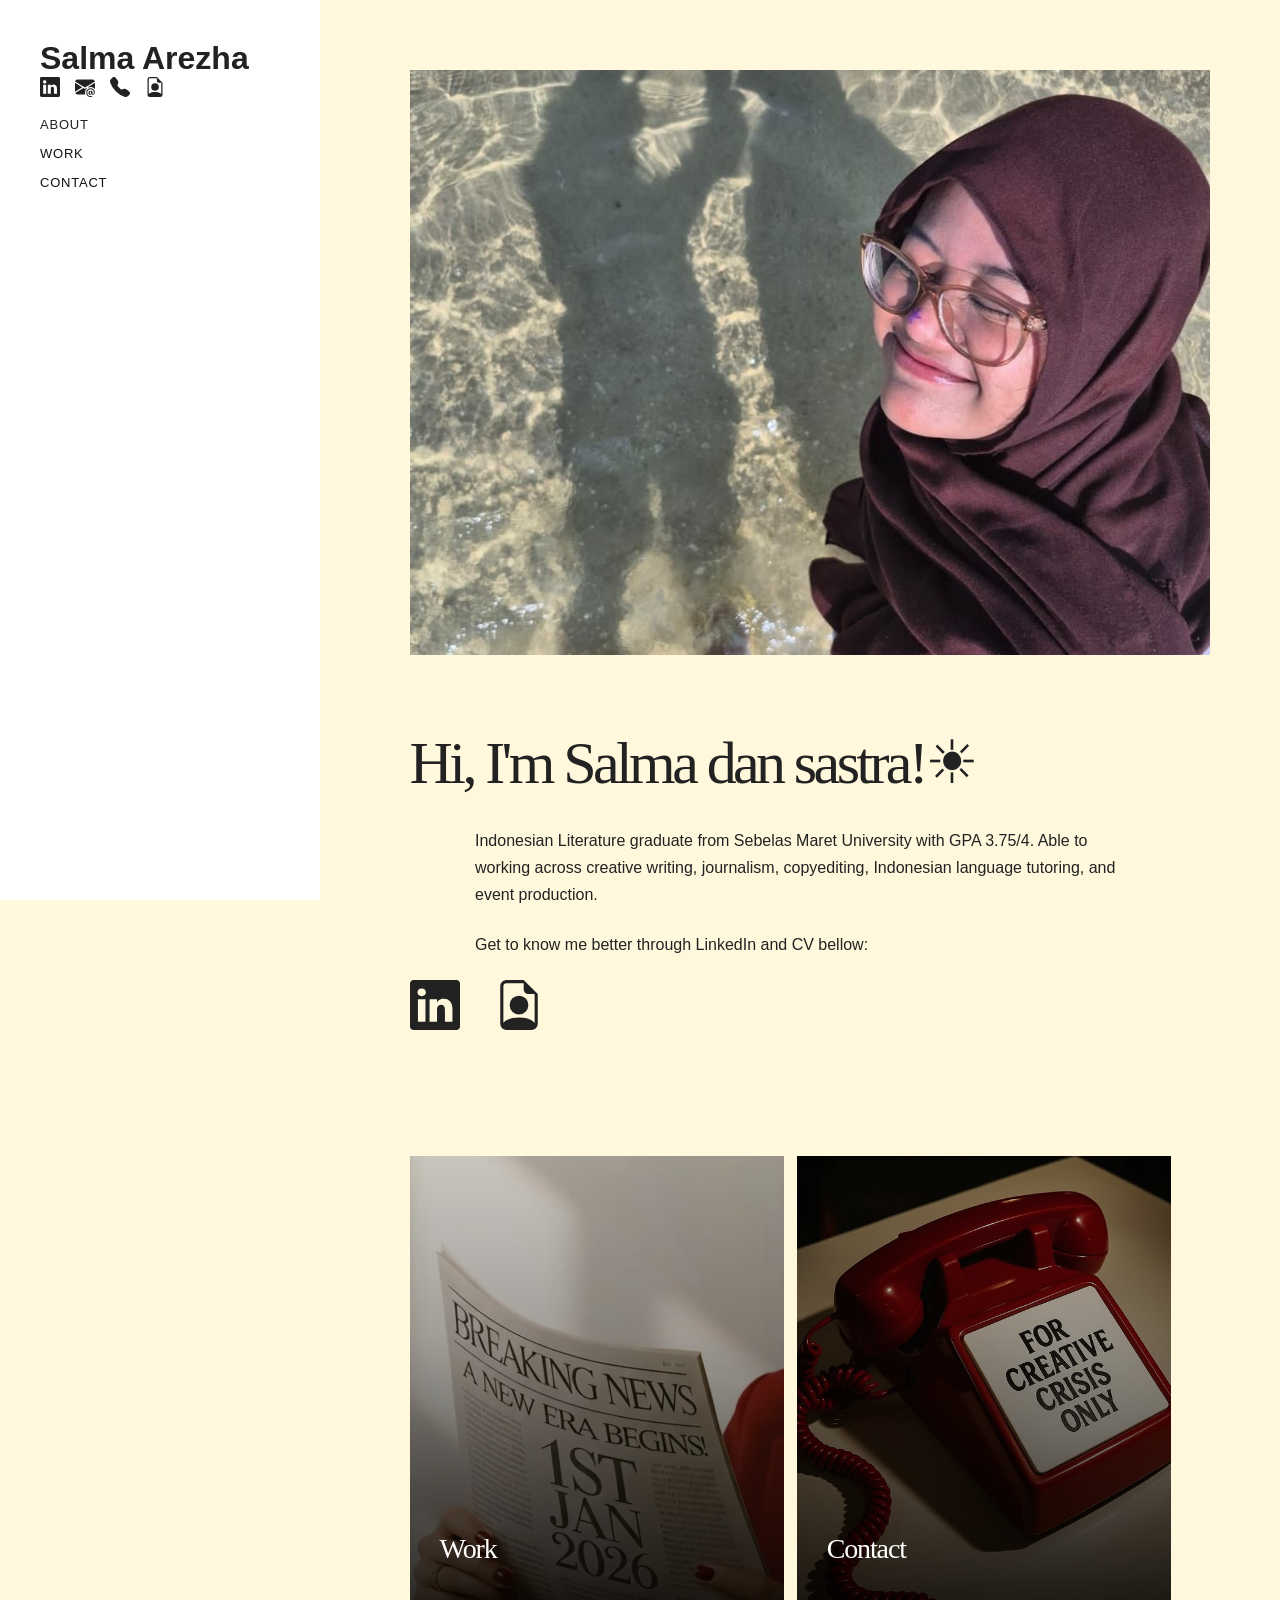
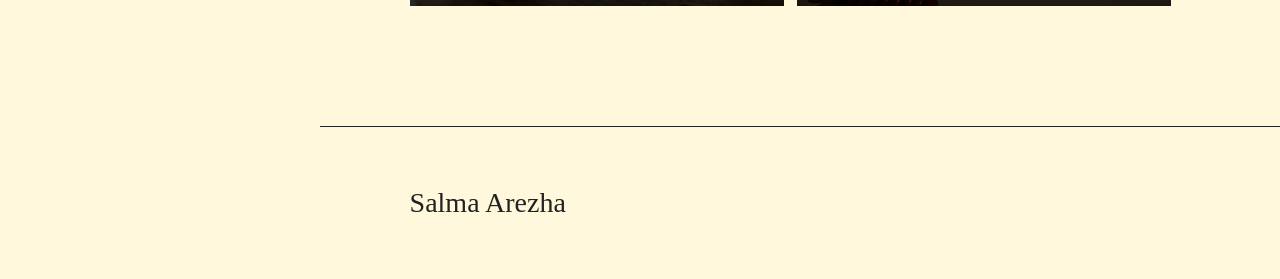
<file: index.html>
<html>
    <head>
        <title>Salma Arezha Portofolio</title>
        <link rel="stylesheet" href="style.css">
    </head>
    <body>
    <!-- NAVIGATION BAR -->
    <div class="navbar">
    <h1>Salma Arezha</h1>
    <p></p>

    <ul class="ul-navbar ul-icon">
    <svg xmlns="http://www.w3.org/2000/svg" width="16" height="16" fill="currentColor" class="bi bi-linkedin" viewBox="0 0 16 16">
        <a href="https://www.linkedin.com/in/salmaarezha/" target="_blank">
        <path d="M0 1.146C0 .513.526 0 1.175 0h13.65C15.474 0 16 .513 16 1.146v13.708c0 .633-.526 1.146-1.175 1.146H1.175C.526 16 0 15.487 0 14.854zm4.943 12.248V6.169H2.542v7.225zm-1.2-8.212c.837 0 1.358-.554 1.358-1.248-.015-.709-.52-1.248-1.342-1.248S2.4 3.226 2.4 3.934c0 .694.521 1.248 1.327 1.248zm4.908 8.212V9.359c0-.216.016-.432.08-.586.173-.431.568-.878 1.232-.878.869 0 1.216.662 1.216 1.634v3.865h2.401V9.25c0-2.22-1.184-3.252-2.764-3.252-1.274 0-1.845.7-2.165 1.193v.025h-.016l.016-.025V6.169h-2.4c.03.678 0 7.225 0 7.225z"/>
        </a>
    </svg>
    <svg xmlns="http://www.w3.org/2000/svg" width="16" height="16" fill="currentColor" class="bi bi-envelope-at-fill" viewBox="0 0 16 16">
        <a href="mailto:alamat-email-salmaarezha10@gmail.com">
        <path d="M2 2A2 2 0 0 0 .05 3.555L8 8.414l7.95-4.859A2 2 0 0 0 14 2zm-2 9.8V4.698l5.803 3.546zm6.761-2.97-6.57 4.026A2 2 0 0 0 2 14h6.256A4.5 4.5 0 0 1 8 12.5a4.49 4.49 0 0 1 1.606-3.446l-.367-.225L8 9.586zM16 9.671V4.697l-5.803 3.546.338.208A4.5 4.5 0 0 1 12.5 8c1.414 0 2.675.652 3.5 1.671"/>
        <path d="M15.834 12.244c0 1.168-.577 2.025-1.587 2.025-.503 0-1.002-.228-1.12-.648h-.043c-.118.416-.543.643-1.015.643-.77 0-1.259-.542-1.259-1.434v-.529c0-.844.481-1.4 1.26-1.4.585 0 .87.333.953.63h.03v-.568h.905v2.19c0 .272.18.42.411.42.315 0 .639-.415.639-1.39v-.118c0-1.277-.95-2.326-2.484-2.326h-.04c-1.582 0-2.64 1.067-2.64 2.724v.157c0 1.867 1.237 2.654 2.57 2.654h.045c.507 0 .935-.07 1.18-.18v.731c-.219.1-.643.175-1.237.175h-.044C10.438 16 9 14.82 9 12.646v-.214C9 10.36 10.421 9 12.485 9h.035c2.12 0 3.314 1.43 3.314 3.034zm-4.04.21v.227c0 .586.227.8.581.8.31 0 .564-.17.564-.743v-.367c0-.516-.275-.708-.572-.708-.346 0-.573.245-.573.791"/>
        </a>
    </svg>
    <svg xmlns="http://www.w3.org/2000/svg" width="16" height="16" fill="currentColor" class="bi bi-telephone-fill" viewBox="0 0 16 16">
        <a href="tel:+6285881402252">
        <path fill-rule="evenodd" d="M1.885.511a1.745 1.745 0 0 1 2.61.163L6.29 2.98c.329.423.445.974.315 1.494l-.547 2.19a.68.68 0 0 0 .178.643l2.457 2.457a.68.68 0 0 0 .644.178l2.189-.547a1.75 1.75 0 0 1 1.494.315l2.306 1.794c.829.645.905 1.87.163 2.611l-1.034 1.034c-.74.74-1.846 1.065-2.877.702a18.6 18.6 0 0 1-7.01-4.42 18.6 18.6 0 0 1-4.42-7.009c-.362-1.03-.037-2.137.703-2.877z"/>
        </a>
    </svg>
    <svg xmlns="http://www.w3.org/2000/svg" width="16" height="16" fill="currentColor" class="bi bi-file-earmark-person" viewBox="0 0 16 16">
        <a href="Salma Arezha_Journalist_CV.pdf" target="_blank">
        <path d="M11 8a3 3 0 1 1-6 0 3 3 0 0 1 6 0"/>
        <path d="M14 14V4.5L9.5 0H4a2 2 0 0 0-2 2v12a2 2 0 0 0 2 2h8a2 2 0 0 0 2-2M9.5 3A1.5 1.5 0 0 0 11 4.5h2v9.255S12 12 8 12s-5 1.755-5 1.755V2a1 1 0 0 1 1-1h5.5z"/>
        </a>
    </svg>
    </ul>

    <p></p>
   
    <ul class="ul-navbar">
        <li class="li-navbar">About</li>
        <li class="li-navbar"><a href="index (2).html" class="a-navbar">Work</a></li>
        <div class="dropdown">
            <a href="https://solotrust.com/search?q=salma+arezha">Journalism</a>
            <a href="creative-writing.html">Creative Writing</a>
            <a href="https://drive.google.com/drive/folders/1olg4MyqHOUeEMdzL0uPnR3b7rYN2nDJD">Content Creation</a>
            <a href="copyediting.html">Copyediting</a>
            <a href="indonesian.html">Indonesian language Tutoring</a>
            <a href="event.html">Event Production</a>
        </div>
        <li class="li-navbar"><a href="contact.html" class="a-navbar">Contact</a></li>
    </ul>
    </div>
    <!-- NAVIGATION BAR SELESAI-->

    <!-- CONTENT 1-->
    <div>
    <img src="salmamerem.jpg" />
    <h1>Hi, I'm Salma dan sastra!☀</h1>
    <p>
        Indonesian Literature graduate from Sebelas Maret University with GPA 3.75/4.
        Able to working across creative writing, journalism, copyediting, 
        Indonesian language tutoring, and event production.
    </p>
    <p>
       Get to know me better through LinkedIn and CV bellow:
    </p>
    <svg xmlns="http://www.w3.org/2000/svg" width="16" height="16" fill="currentColor" class="bi bi-linkedin" viewBox="0 0 16 16">
        <a href="https://www.linkedin.com/in/salmaarezha/" target="_blank">
        <path d="M0 1.146C0 .513.526 0 1.175 0h13.65C15.474 0 16 .513 16 1.146v13.708c0 .633-.526 1.146-1.175 1.146H1.175C.526 16 0 15.487 0 14.854zm4.943 12.248V6.169H2.542v7.225zm-1.2-8.212c.837 0 1.358-.554 1.358-1.248-.015-.709-.52-1.248-1.342-1.248S2.4 3.226 2.4 3.934c0 .694.521 1.248 1.327 1.248zm4.908 8.212V9.359c0-.216.016-.432.08-.586.173-.431.568-.878 1.232-.878.869 0 1.216.662 1.216 1.634v3.865h2.401V9.25c0-2.22-1.184-3.252-2.764-3.252-1.274 0-1.845.7-2.165 1.193v.025h-.016l.016-.025V6.169h-2.4c.03.678 0 7.225 0 7.225z"/>
        </a>
    </svg>
    <svg xmlns="http://www.w3.org/2000/svg" width="16" height="16" fill="currentColor" class="bi bi-file-earmark-person" viewBox="0 0 16 16">
        <a href="Salma Arezha_Journalist_CV.pdf"_blank">
        <path d="M11 8a3 3 0 1 1-6 0 3 3 0 0 1 6 0"/>
        <path d="M14 14V4.5L9.5 0H4a2 2 0 0 0-2 2v12a2 2 0 0 0 2 2h8a2 2 0 0 0 2-2M9.5 3A1.5 1.5 0 0 0 11 4.5h2v9.255S12 12 8 12s-5 1.755-5 1.755V2a1 1 0 0 1 1-1h5.5z"/>
        </a>
    </svg>
    <p></p>
    <a href="index (2).html" class="work-card">
        <img src="koran.jpg" alt="Work" width="70%" height="30%">
        <div class="work-overlay">
            <h2>Work</h2>
        </div>
    </a>
    <a href="contact.html" class="work-card">
        <img src="telp.jpg" alt="Work" width="30%" height="30%">
        <div class="work-overlay">
            <h2>Contact</h2>
        </div>
    </a>
    </div>
    <!-- CONTENT 1 END-->

    <!-- FOOTER -->
    <div>
    <h1>Salma Arezha</h1>
    </div>
    <!-- FOOTER END -->
    </body>
    </html>
</file>
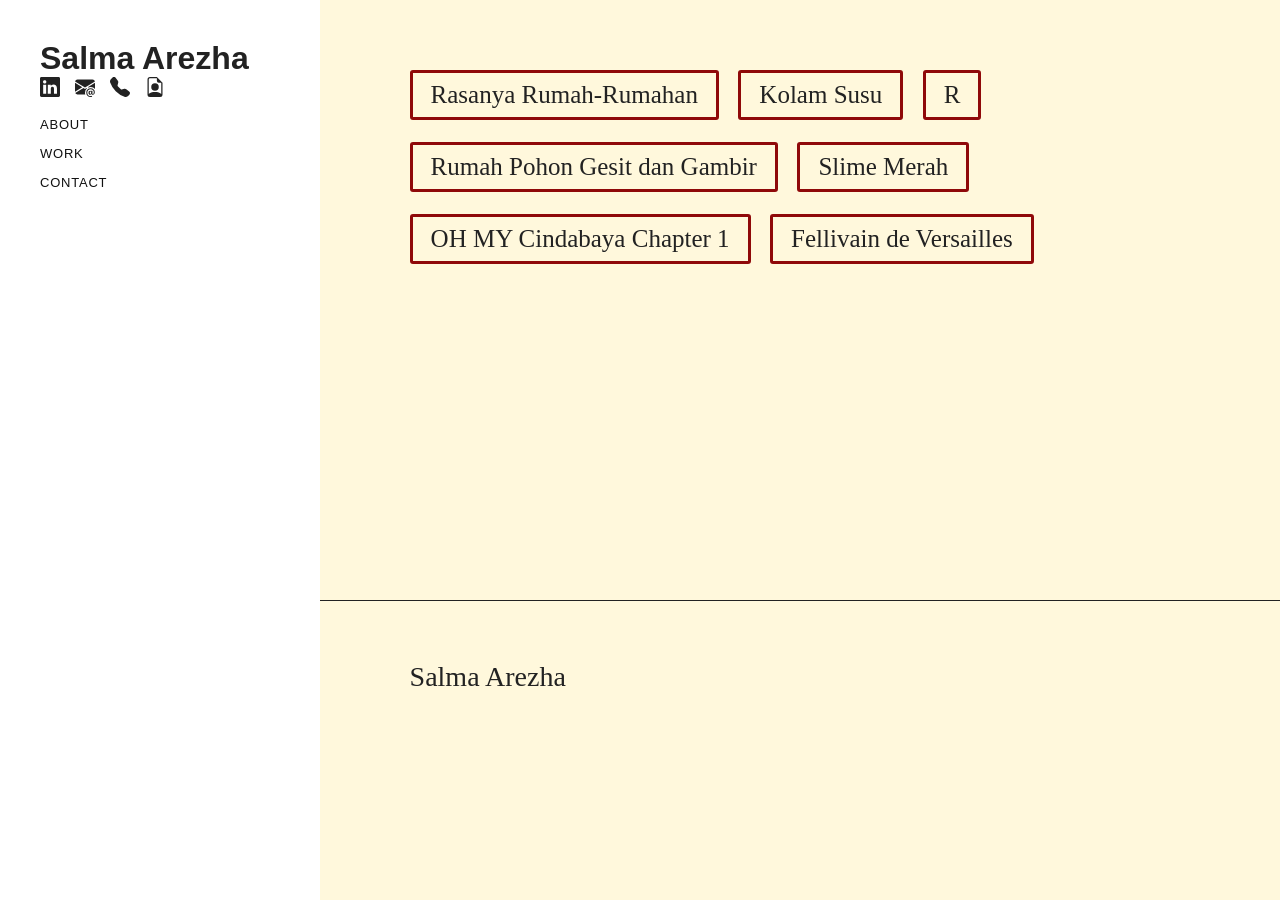
<file: cerpen.html>
<html>
    <head>
        <title>Short Stories</title>
        <link rel="stylesheet" href="style.css">
    </head>
    <body>
    <!-- NAVIGATION BAR -->
    <div class="navbar">
    <h1>Salma Arezha</h1>
    <p></p>

    <ul class="ul-navbar ul-icon">
    <svg xmlns="http://www.w3.org/2000/svg" width="16" height="16" fill="currentColor" class="bi bi-linkedin" viewBox="0 0 16 16">
        <a href="https://www.linkedin.com/in/salmaarezha/" target="_blank">
        <path d="M0 1.146C0 .513.526 0 1.175 0h13.65C15.474 0 16 .513 16 1.146v13.708c0 .633-.526 1.146-1.175 1.146H1.175C.526 16 0 15.487 0 14.854zm4.943 12.248V6.169H2.542v7.225zm-1.2-8.212c.837 0 1.358-.554 1.358-1.248-.015-.709-.52-1.248-1.342-1.248S2.4 3.226 2.4 3.934c0 .694.521 1.248 1.327 1.248zm4.908 8.212V9.359c0-.216.016-.432.08-.586.173-.431.568-.878 1.232-.878.869 0 1.216.662 1.216 1.634v3.865h2.401V9.25c0-2.22-1.184-3.252-2.764-3.252-1.274 0-1.845.7-2.165 1.193v.025h-.016l.016-.025V6.169h-2.4c.03.678 0 7.225 0 7.225z"/>
        </a>
    </svg>
    <svg xmlns="http://www.w3.org/2000/svg" width="16" height="16" fill="currentColor" class="bi bi-envelope-at-fill" viewBox="0 0 16 16">
        <a href="mailto:alamat-email-salmaarezha10@gmail.com">
        <path d="M2 2A2 2 0 0 0 .05 3.555L8 8.414l7.95-4.859A2 2 0 0 0 14 2zm-2 9.8V4.698l5.803 3.546zm6.761-2.97-6.57 4.026A2 2 0 0 0 2 14h6.256A4.5 4.5 0 0 1 8 12.5a4.49 4.49 0 0 1 1.606-3.446l-.367-.225L8 9.586zM16 9.671V4.697l-5.803 3.546.338.208A4.5 4.5 0 0 1 12.5 8c1.414 0 2.675.652 3.5 1.671"/>
        <path d="M15.834 12.244c0 1.168-.577 2.025-1.587 2.025-.503 0-1.002-.228-1.12-.648h-.043c-.118.416-.543.643-1.015.643-.77 0-1.259-.542-1.259-1.434v-.529c0-.844.481-1.4 1.26-1.4.585 0 .87.333.953.63h.03v-.568h.905v2.19c0 .272.18.42.411.42.315 0 .639-.415.639-1.39v-.118c0-1.277-.95-2.326-2.484-2.326h-.04c-1.582 0-2.64 1.067-2.64 2.724v.157c0 1.867 1.237 2.654 2.57 2.654h.045c.507 0 .935-.07 1.18-.18v.731c-.219.1-.643.175-1.237.175h-.044C10.438 16 9 14.82 9 12.646v-.214C9 10.36 10.421 9 12.485 9h.035c2.12 0 3.314 1.43 3.314 3.034zm-4.04.21v.227c0 .586.227.8.581.8.31 0 .564-.17.564-.743v-.367c0-.516-.275-.708-.572-.708-.346 0-.573.245-.573.791"/>
        </a>
    </svg>
    <svg xmlns="http://www.w3.org/2000/svg" width="16" height="16" fill="currentColor" class="bi bi-telephone-fill" viewBox="0 0 16 16">
        <a href="tel:+6285881402252">
        <path fill-rule="evenodd" d="M1.885.511a1.745 1.745 0 0 1 2.61.163L6.29 2.98c.329.423.445.974.315 1.494l-.547 2.19a.68.68 0 0 0 .178.643l2.457 2.457a.68.68 0 0 0 .644.178l2.189-.547a1.75 1.75 0 0 1 1.494.315l2.306 1.794c.829.645.905 1.87.163 2.611l-1.034 1.034c-.74.74-1.846 1.065-2.877.702a18.6 18.6 0 0 1-7.01-4.42 18.6 18.6 0 0 1-4.42-7.009c-.362-1.03-.037-2.137.703-2.877z"/>
        </a>
    </svg>
    <svg xmlns="http://www.w3.org/2000/svg" width="16" height="16" fill="currentColor" class="bi bi-file-earmark-person" viewBox="0 0 16 16">
        <a href="Salma Arezha_Journalist_CV.pdf" target="_blank">
        <path d="M11 8a3 3 0 1 1-6 0 3 3 0 0 1 6 0"/>
        <path d="M14 14V4.5L9.5 0H4a2 2 0 0 0-2 2v12a2 2 0 0 0 2 2h8a2 2 0 0 0 2-2M9.5 3A1.5 1.5 0 0 0 11 4.5h2v9.255S12 12 8 12s-5 1.755-5 1.755V2a1 1 0 0 1 1-1h5.5z"/>
        </a>
    </svg>
    </ul>

    <p></p>
   
    <ul class="ul-navbar">
        <li class="li-navbar"><a href="index.html" class="a-navbar">About</a></li>
        <li class="li-navbar"><a href="index (2).html" class="a-navbar">Work</a></li>
        <div class="dropdown">
            <a href="https://solotrust.com/search?q=salma+arezha">Journalism</a>
            <a href="creative-writing.html">Creative Writing</a>
            <a href="https://drive.google.com/drive/folders/1FeS_wfQwHSkBR0GNnYp1zrNS5hbdxSEP">Copywriting</a>
            <a href="https://drive.google.com/drive/folders/1olg4MyqHOUeEMdzL0uPnR3b7rYN2nDJD">Content Creation</a>
            <a href="copyediting.html">Copyediting</a>
            <a href="indonesian.html">Indonesian language Tutoring</a>
            <a href="event.html">Event Production</a>
        </div>
        <li class="li-navbar"><a href="contact.html" class="a-navbar">Contact</a></li>
    </ul>
    </div>
    <!-- NAVIGATION BAR SELESAI-->

    <!-- CONTENT 1-->
    <div class="hero">
    <ul class="hero-ul">
    <a href="RasanyaRumah-Rumahan_18092004.pdf" target="_blank" class="nav-frame">Rasanya Rumah-Rumahan</a>
    <a href="Kolam Susu.pdf" target="_blank" class="nav-frame">Kolam Susu</a>
    <a href="R.pdf" target="_blank" class="nav-frame">R</a>
    <p></p>
    <a href="Rumah Pohon Gesit dan Gambir.pdf" target="_blank" class="nav-frame">Rumah Pohon Gesit dan Gambir</a>
    <a href="Slime Merah.pdf" target="_blank" class="nav-frame">Slime Merah</a>
    <p></p>
    <a href="https://medium.com/@amarezhaa/oh-my-cindabaya-narasi-01-6b4b45599cb1" target="_blank" class="nav-frame">OH MY Cindabaya Chapter 1</a>
    <a href="https://medium.com/@amarezhaa/fellivain-de-versailles-9570523db996" target="_blank" class="nav-frame">Fellivain de Versailles</a>    
    </ul>
    </div>
    <!-- CONTENT 1 END-->

    <!-- FOOTER -->
    <div>
    <h1>Salma Arezha</h1>
    </div>
    <!-- FOOTER END -->
    </body>
    </html>
</file>
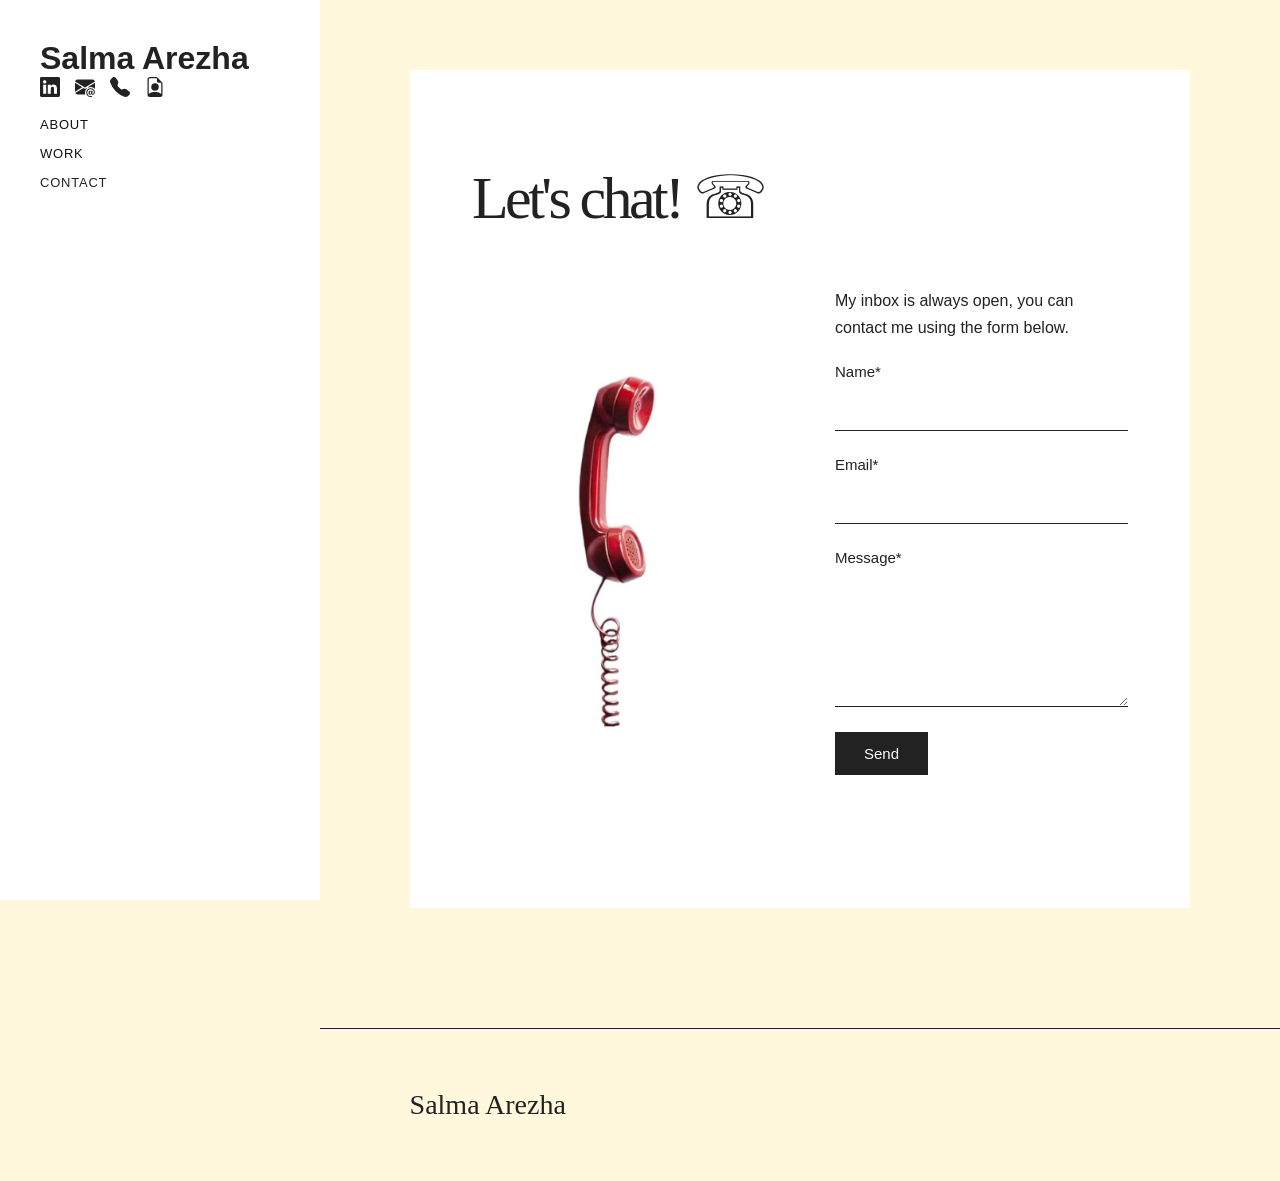
<file: contact.html>
<html>
    <head>
        <title>Salma Arezha Contact</title>
        <link rel="stylesheet" href="style.css">
    </head>
    <body>
    <!-- NAVIGATION BAR -->
    <div class="navbar">
    <h1>Salma Arezha</h1>
    <p></p>

    <ul class="ul-navbar ul-icon">
    <svg xmlns="http://www.w3.org/2000/svg" width="16" height="16" fill="currentColor" class="bi bi-linkedin" viewBox="0 0 16 16">
        <a href="https://www.linkedin.com/in/salmaarezha/" target="_blank">
        <path d="M0 1.146C0 .513.526 0 1.175 0h13.65C15.474 0 16 .513 16 1.146v13.708c0 .633-.526 1.146-1.175 1.146H1.175C.526 16 0 15.487 0 14.854zm4.943 12.248V6.169H2.542v7.225zm-1.2-8.212c.837 0 1.358-.554 1.358-1.248-.015-.709-.52-1.248-1.342-1.248S2.4 3.226 2.4 3.934c0 .694.521 1.248 1.327 1.248zm4.908 8.212V9.359c0-.216.016-.432.08-.586.173-.431.568-.878 1.232-.878.869 0 1.216.662 1.216 1.634v3.865h2.401V9.25c0-2.22-1.184-3.252-2.764-3.252-1.274 0-1.845.7-2.165 1.193v.025h-.016l.016-.025V6.169h-2.4c.03.678 0 7.225 0 7.225z"/>
        </a>
    </svg>
    <svg xmlns="http://www.w3.org/2000/svg" width="16" height="16" fill="currentColor" class="bi bi-envelope-at-fill" viewBox="0 0 16 16">
        <a href="mailto:alamat-email-salmaarezha10@gmail.com">
        <path d="M2 2A2 2 0 0 0 .05 3.555L8 8.414l7.95-4.859A2 2 0 0 0 14 2zm-2 9.8V4.698l5.803 3.546zm6.761-2.97-6.57 4.026A2 2 0 0 0 2 14h6.256A4.5 4.5 0 0 1 8 12.5a4.49 4.49 0 0 1 1.606-3.446l-.367-.225L8 9.586zM16 9.671V4.697l-5.803 3.546.338.208A4.5 4.5 0 0 1 12.5 8c1.414 0 2.675.652 3.5 1.671"/>
        <path d="M15.834 12.244c0 1.168-.577 2.025-1.587 2.025-.503 0-1.002-.228-1.12-.648h-.043c-.118.416-.543.643-1.015.643-.77 0-1.259-.542-1.259-1.434v-.529c0-.844.481-1.4 1.26-1.4.585 0 .87.333.953.63h.03v-.568h.905v2.19c0 .272.18.42.411.42.315 0 .639-.415.639-1.39v-.118c0-1.277-.95-2.326-2.484-2.326h-.04c-1.582 0-2.64 1.067-2.64 2.724v.157c0 1.867 1.237 2.654 2.57 2.654h.045c.507 0 .935-.07 1.18-.18v.731c-.219.1-.643.175-1.237.175h-.044C10.438 16 9 14.82 9 12.646v-.214C9 10.36 10.421 9 12.485 9h.035c2.12 0 3.314 1.43 3.314 3.034zm-4.04.21v.227c0 .586.227.8.581.8.31 0 .564-.17.564-.743v-.367c0-.516-.275-.708-.572-.708-.346 0-.573.245-.573.791"/>
        </a>
    </svg>
    <svg xmlns="http://www.w3.org/2000/svg" width="16" height="16" fill="currentColor" class="bi bi-telephone-fill" viewBox="0 0 16 16">
        <a href="tel:+6285881402252">
        <path fill-rule="evenodd" d="M1.885.511a1.745 1.745 0 0 1 2.61.163L6.29 2.98c.329.423.445.974.315 1.494l-.547 2.19a.68.68 0 0 0 .178.643l2.457 2.457a.68.68 0 0 0 .644.178l2.189-.547a1.75 1.75 0 0 1 1.494.315l2.306 1.794c.829.645.905 1.87.163 2.611l-1.034 1.034c-.74.74-1.846 1.065-2.877.702a18.6 18.6 0 0 1-7.01-4.42 18.6 18.6 0 0 1-4.42-7.009c-.362-1.03-.037-2.137.703-2.877z"/>
        </a>
    </svg>
    <svg xmlns="http://www.w3.org/2000/svg" width="16" height="16" fill="currentColor" class="bi bi-file-earmark-person" viewBox="0 0 16 16">
        <a href="Salma Arezha_Journalist_CV.pdf" target="_blank">
        <path d="M11 8a3 3 0 1 1-6 0 3 3 0 0 1 6 0"/>
        <path d="M14 14V4.5L9.5 0H4a2 2 0 0 0-2 2v12a2 2 0 0 0 2 2h8a2 2 0 0 0 2-2M9.5 3A1.5 1.5 0 0 0 11 4.5h2v9.255S12 12 8 12s-5 1.755-5 1.755V2a1 1 0 0 1 1-1h5.5z"/>
        </a>
    </svg>
    </ul>

    <p></p>
   
    <ul class="ul-navbar">
        <li class="li-navbar"><a href="index.html" class="a-navbar">About</a></li>
        <li class="li-navbar"><a href="index (2).html" class="a-navbar">Work</a></li>
        <div class="dropdown">
            <a href="https://solotrust.com/search?q=salma+arezha">Journalism</a>
            <a href="Journalism.">Creative Writing</a>
             <a href="https://drive.google.com/drive/folders/1FeS_wfQwHSkBR0GNnYp1zrNS5hbdxSEP">Copywriting</a>
            <a href="https://drive.google.com/drive/folders/1olg4MyqHOUeEMdzL0uPnR3b7rYN2nDJD">Content Creation</a>
            <a href="copyediting.html">Copyediting</a>
            <a href="indonesian.html">Indonesian language Tutoring</a>
            <a href="event.html">Event Production</a>
        </div>
        <li class="li-navbar">Contact</li>
    </ul>
    </div>
    <!-- NAVIGATION BAR SELESAI-->

    <!-- CONTENT 1-->
     <div>
    <section class="contact" id="contact">
    <div class="contact-container">

        <div class="contact-header">
            <h1>Let's chat! ☏</h1>
        </div>

        <div class="contact-content">

            <div class="contact-image">
                <img src="telephone.jpg" alt="Contact">
            </div>

            <div class="contact-info">
                <p>
                    My inbox is always open, you can contact me
                    using the form below.
                </p>

                <form action="#" method="POST">

                    <div class="form-group">
                        <label for="name">Name*</label>
                        <input
                            type="text"
                            id="name"
                            name="name"
                            required
                        >
                    </div>

                    <div class="form-group">
                        <label for="email">Email*</label>
                        <input
                            type="email"
                            id="email"
                            name="email"
                            required
                        >
                    </div>

                    <div class="form-group">
                        <label for="message">Message*</label>
                        <textarea
                            id="message"
                            name="message"
                            rows="6"
                            required
                        ></textarea>
                    </div>

                    <button type="submit">Send</button>

                </form>
            </div>

        </div>

    </div>
</section>
    </div>
    <!-- CONTENT 1 END-->

    <!-- FOOTER -->
    <div>
    <h1>Salma Arezha</h1>
    </div>
    <!-- FOOTER END -->
    </body>
    </html>
</file>
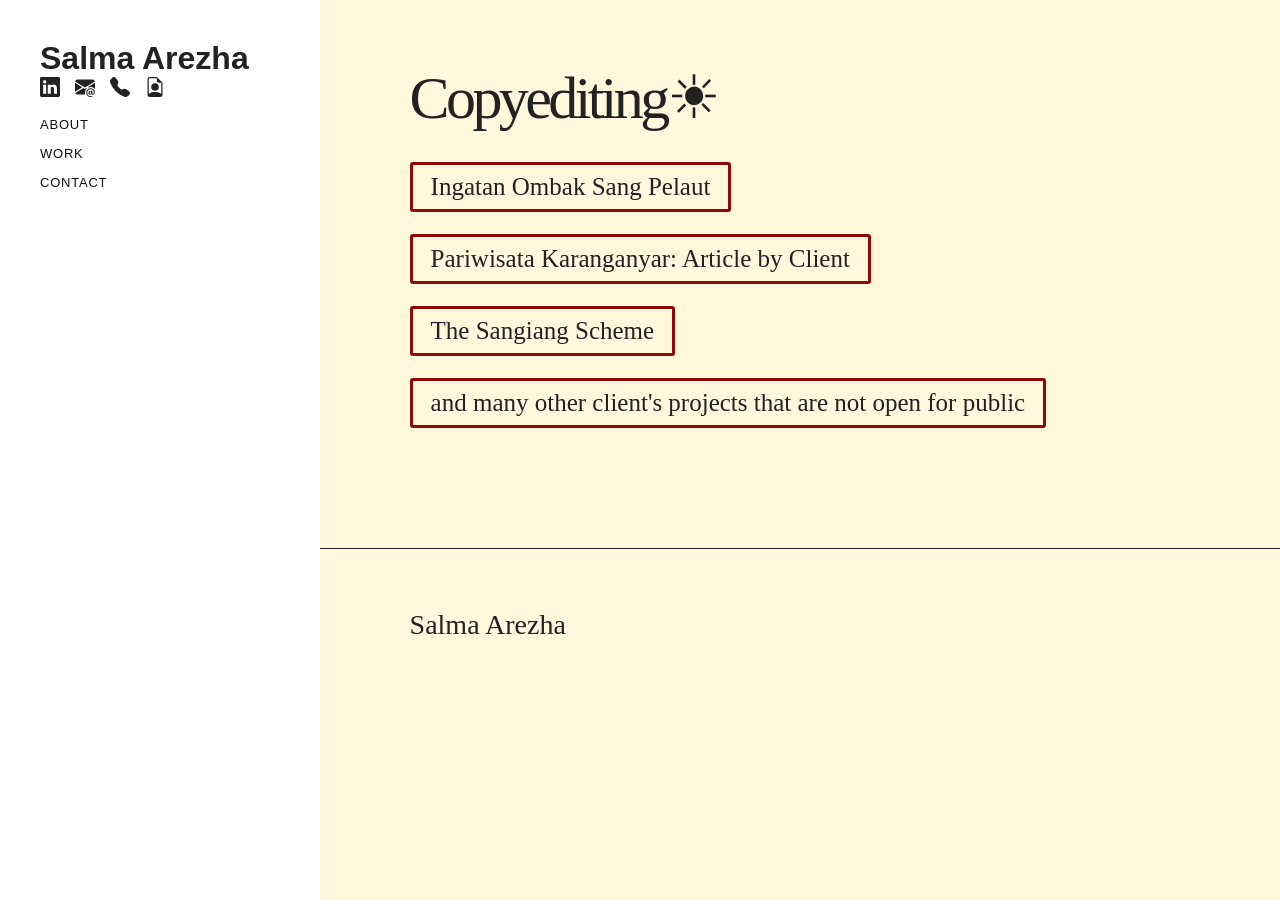
<file: copyediting.html>
<html>
    <head>
        <title>Salma Arezha Copyediting</title>
        <link rel="stylesheet" href="style.css">
    </head>
    <body>
    <!-- NAVIGATION BAR -->
    <div class="navbar">
    <h1>Salma Arezha</h1>
    <p></p>

    <ul class="ul-navbar ul-icon">
    <svg xmlns="http://www.w3.org/2000/svg" width="16" height="16" fill="currentColor" class="bi bi-linkedin" viewBox="0 0 16 16">
        <a href="https://www.linkedin.com/in/salmaarezha/" target="_blank">
        <path d="M0 1.146C0 .513.526 0 1.175 0h13.65C15.474 0 16 .513 16 1.146v13.708c0 .633-.526 1.146-1.175 1.146H1.175C.526 16 0 15.487 0 14.854zm4.943 12.248V6.169H2.542v7.225zm-1.2-8.212c.837 0 1.358-.554 1.358-1.248-.015-.709-.52-1.248-1.342-1.248S2.4 3.226 2.4 3.934c0 .694.521 1.248 1.327 1.248zm4.908 8.212V9.359c0-.216.016-.432.08-.586.173-.431.568-.878 1.232-.878.869 0 1.216.662 1.216 1.634v3.865h2.401V9.25c0-2.22-1.184-3.252-2.764-3.252-1.274 0-1.845.7-2.165 1.193v.025h-.016l.016-.025V6.169h-2.4c.03.678 0 7.225 0 7.225z"/>
        </a>
    </svg>
    <svg xmlns="http://www.w3.org/2000/svg" width="16" height="16" fill="currentColor" class="bi bi-envelope-at-fill" viewBox="0 0 16 16">
        <a href="mailto:alamat-email-salmaarezha10@gmail.com">
        <path d="M2 2A2 2 0 0 0 .05 3.555L8 8.414l7.95-4.859A2 2 0 0 0 14 2zm-2 9.8V4.698l5.803 3.546zm6.761-2.97-6.57 4.026A2 2 0 0 0 2 14h6.256A4.5 4.5 0 0 1 8 12.5a4.49 4.49 0 0 1 1.606-3.446l-.367-.225L8 9.586zM16 9.671V4.697l-5.803 3.546.338.208A4.5 4.5 0 0 1 12.5 8c1.414 0 2.675.652 3.5 1.671"/>
        <path d="M15.834 12.244c0 1.168-.577 2.025-1.587 2.025-.503 0-1.002-.228-1.12-.648h-.043c-.118.416-.543.643-1.015.643-.77 0-1.259-.542-1.259-1.434v-.529c0-.844.481-1.4 1.26-1.4.585 0 .87.333.953.63h.03v-.568h.905v2.19c0 .272.18.42.411.42.315 0 .639-.415.639-1.39v-.118c0-1.277-.95-2.326-2.484-2.326h-.04c-1.582 0-2.64 1.067-2.64 2.724v.157c0 1.867 1.237 2.654 2.57 2.654h.045c.507 0 .935-.07 1.18-.18v.731c-.219.1-.643.175-1.237.175h-.044C10.438 16 9 14.82 9 12.646v-.214C9 10.36 10.421 9 12.485 9h.035c2.12 0 3.314 1.43 3.314 3.034zm-4.04.21v.227c0 .586.227.8.581.8.31 0 .564-.17.564-.743v-.367c0-.516-.275-.708-.572-.708-.346 0-.573.245-.573.791"/>
        </a>
    </svg>
    <svg xmlns="http://www.w3.org/2000/svg" width="16" height="16" fill="currentColor" class="bi bi-telephone-fill" viewBox="0 0 16 16">
        <a href="tel:+6285881402252">
        <path fill-rule="evenodd" d="M1.885.511a1.745 1.745 0 0 1 2.61.163L6.29 2.98c.329.423.445.974.315 1.494l-.547 2.19a.68.68 0 0 0 .178.643l2.457 2.457a.68.68 0 0 0 .644.178l2.189-.547a1.75 1.75 0 0 1 1.494.315l2.306 1.794c.829.645.905 1.87.163 2.611l-1.034 1.034c-.74.74-1.846 1.065-2.877.702a18.6 18.6 0 0 1-7.01-4.42 18.6 18.6 0 0 1-4.42-7.009c-.362-1.03-.037-2.137.703-2.877z"/>
        </a>
    </svg>
    <svg xmlns="http://www.w3.org/2000/svg" width="16" height="16" fill="currentColor" class="bi bi-file-earmark-person" viewBox="0 0 16 16">
        <a href="Salma Arezha_Journalist_CV.pdf" target="_blank">
        <path d="M11 8a3 3 0 1 1-6 0 3 3 0 0 1 6 0"/>
        <path d="M14 14V4.5L9.5 0H4a2 2 0 0 0-2 2v12a2 2 0 0 0 2 2h8a2 2 0 0 0 2-2M9.5 3A1.5 1.5 0 0 0 11 4.5h2v9.255S12 12 8 12s-5 1.755-5 1.755V2a1 1 0 0 1 1-1h5.5z"/>
        </a>
    </svg>
    </ul>

    <p></p>
   
    <ul class="ul-navbar">
        <li class="li-navbar"><a href="index.html" class="a-navbar">About</a></li>
        <li class="li-navbar"><a href="index (2).html" class="a-navbar">Work</a></li>
        <div class="dropdown">
            <a href="https://solotrust.com/search?q=salma+arezha">Journalism</a>
            <a href="creative-writing.html">Creative Writing</a>
            <a href="https://drive.google.com/drive/folders/1olg4MyqHOUeEMdzL0uPnR3b7rYN2nDJD">Content Creation</a>
            <a href="copyediting.html">Copyediting</a>
            <a href="indonesian.html">Indonesian language Tutoring</a>
            <a href="event.html">Event Production</a>
        </div>
        <li class="li-navbar"><a href="contact.html" class="a-navbar">Contact</a></li>
    </ul>
    </div>
    <!-- NAVIGATION BAR SELESAI-->

    <!-- CONTENT 1-->
    <div>
    <h1>Copyediting☀</h1>
    <ul class="hero-ul">
    <a href="https://online.fliphtml5.com/iltny/kghy/" target="_blank" class="nav-frame">Ingatan Ombak Sang Pelaut</a>
    <p></p>
    <a href="https://docs.google.com/document/d/1JqtAeq3gTzqFWxcPy0nMsswgd73z0KX1/edit" class="nav-frame">Pariwisata Karanganyar: Article by Client</a>
    <p></p>
    <a href="https://online.fliphtml5.com/iltny/lzgn/" class="nav-frame">The Sangiang Scheme</a>
    <p></p>
    <a href=".pdf" target="_blank" class="nav-frame">and many other client's projects that are not open for public</a>
    </div>
    <!-- CONTENT 1 END-->

    <!-- FOOTER -->
    <div>
    <h1>Salma Arezha</h1>
    </div>
    <!-- FOOTER END -->
    </body>
    </html>
</file>
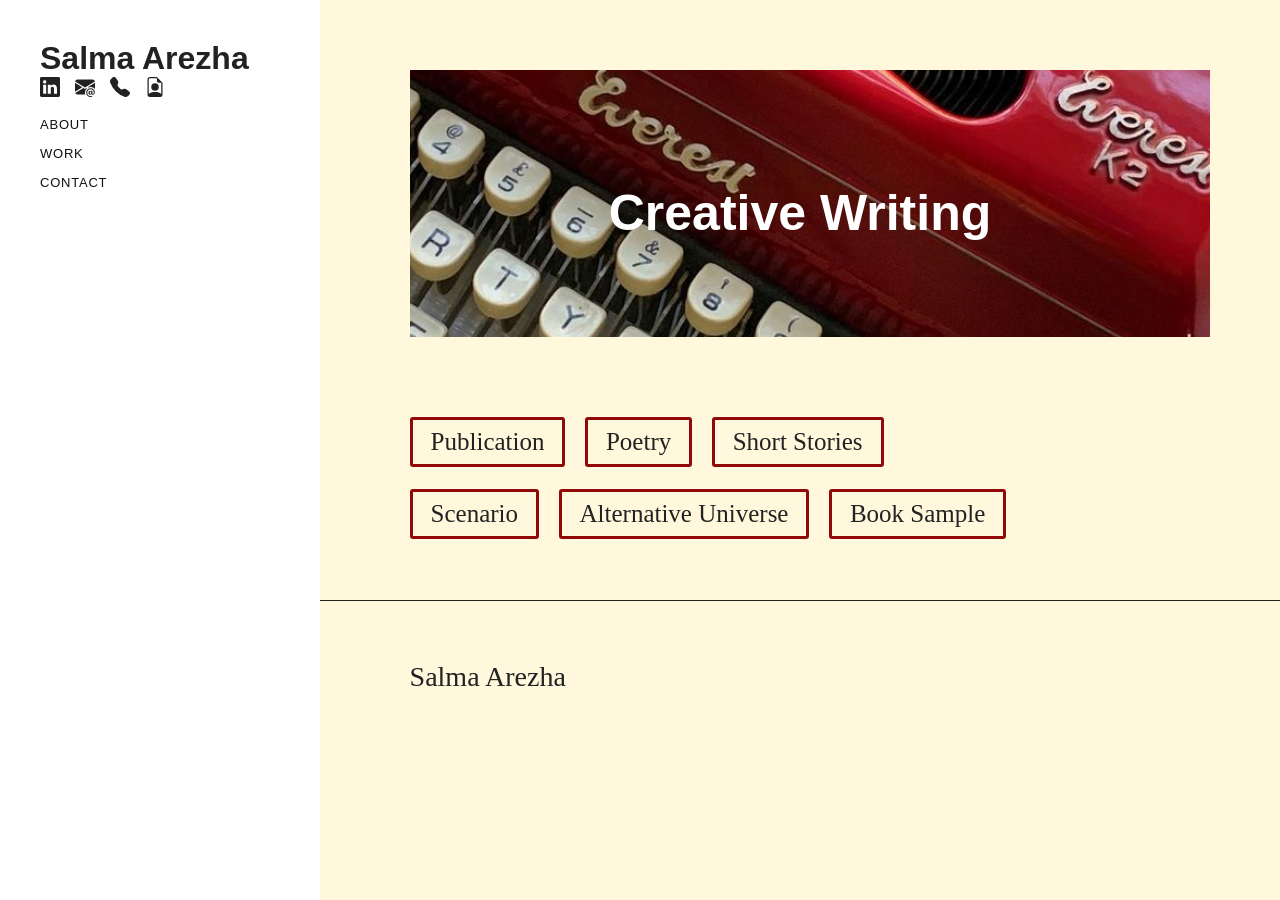
<file: creative-writing.html>
<html>
    <head>
        <title>Creative Writing</title>
        <link rel="stylesheet" href="style.css">
    </head>
    <body>
    <!-- NAVIGATION BAR -->
    <div class="navbar">
    <h1>Salma Arezha</h1>
    <p></p>

    <ul class="ul-navbar ul-icon">
    <svg xmlns="http://www.w3.org/2000/svg" width="16" height="16" fill="currentColor" class="bi bi-linkedin" viewBox="0 0 16 16">
        <a href="https://www.linkedin.com/in/salmaarezha/" target="_blank">
        <path d="M0 1.146C0 .513.526 0 1.175 0h13.65C15.474 0 16 .513 16 1.146v13.708c0 .633-.526 1.146-1.175 1.146H1.175C.526 16 0 15.487 0 14.854zm4.943 12.248V6.169H2.542v7.225zm-1.2-8.212c.837 0 1.358-.554 1.358-1.248-.015-.709-.52-1.248-1.342-1.248S2.4 3.226 2.4 3.934c0 .694.521 1.248 1.327 1.248zm4.908 8.212V9.359c0-.216.016-.432.08-.586.173-.431.568-.878 1.232-.878.869 0 1.216.662 1.216 1.634v3.865h2.401V9.25c0-2.22-1.184-3.252-2.764-3.252-1.274 0-1.845.7-2.165 1.193v.025h-.016l.016-.025V6.169h-2.4c.03.678 0 7.225 0 7.225z"/>
        </a>
    </svg>
    <svg xmlns="http://www.w3.org/2000/svg" width="16" height="16" fill="currentColor" class="bi bi-envelope-at-fill" viewBox="0 0 16 16">
        <a href="mailto:alamat-email-salmaarezha10@gmail.com">
        <path d="M2 2A2 2 0 0 0 .05 3.555L8 8.414l7.95-4.859A2 2 0 0 0 14 2zm-2 9.8V4.698l5.803 3.546zm6.761-2.97-6.57 4.026A2 2 0 0 0 2 14h6.256A4.5 4.5 0 0 1 8 12.5a4.49 4.49 0 0 1 1.606-3.446l-.367-.225L8 9.586zM16 9.671V4.697l-5.803 3.546.338.208A4.5 4.5 0 0 1 12.5 8c1.414 0 2.675.652 3.5 1.671"/>
        <path d="M15.834 12.244c0 1.168-.577 2.025-1.587 2.025-.503 0-1.002-.228-1.12-.648h-.043c-.118.416-.543.643-1.015.643-.77 0-1.259-.542-1.259-1.434v-.529c0-.844.481-1.4 1.26-1.4.585 0 .87.333.953.63h.03v-.568h.905v2.19c0 .272.18.42.411.42.315 0 .639-.415.639-1.39v-.118c0-1.277-.95-2.326-2.484-2.326h-.04c-1.582 0-2.64 1.067-2.64 2.724v.157c0 1.867 1.237 2.654 2.57 2.654h.045c.507 0 .935-.07 1.18-.18v.731c-.219.1-.643.175-1.237.175h-.044C10.438 16 9 14.82 9 12.646v-.214C9 10.36 10.421 9 12.485 9h.035c2.12 0 3.314 1.43 3.314 3.034zm-4.04.21v.227c0 .586.227.8.581.8.31 0 .564-.17.564-.743v-.367c0-.516-.275-.708-.572-.708-.346 0-.573.245-.573.791"/>
        </a>
    </svg>
    <svg xmlns="http://www.w3.org/2000/svg" width="16" height="16" fill="currentColor" class="bi bi-telephone-fill" viewBox="0 0 16 16">
        <a href="tel:+6285881402252">
        <path fill-rule="evenodd" d="M1.885.511a1.745 1.745 0 0 1 2.61.163L6.29 2.98c.329.423.445.974.315 1.494l-.547 2.19a.68.68 0 0 0 .178.643l2.457 2.457a.68.68 0 0 0 .644.178l2.189-.547a1.75 1.75 0 0 1 1.494.315l2.306 1.794c.829.645.905 1.87.163 2.611l-1.034 1.034c-.74.74-1.846 1.065-2.877.702a18.6 18.6 0 0 1-7.01-4.42 18.6 18.6 0 0 1-4.42-7.009c-.362-1.03-.037-2.137.703-2.877z"/>
        </a>
    </svg>
    <svg xmlns="http://www.w3.org/2000/svg" width="16" height="16" fill="currentColor" class="bi bi-file-earmark-person" viewBox="0 0 16 16">
        <a href="Salma Arezha_Journalist_CV.pdf" target="_blank">
        <path d="M11 8a3 3 0 1 1-6 0 3 3 0 0 1 6 0"/>
        <path d="M14 14V4.5L9.5 0H4a2 2 0 0 0-2 2v12a2 2 0 0 0 2 2h8a2 2 0 0 0 2-2M9.5 3A1.5 1.5 0 0 0 11 4.5h2v9.255S12 12 8 12s-5 1.755-5 1.755V2a1 1 0 0 1 1-1h5.5z"/>
        </a>
    </svg>
    </ul>

    <p></p>
   
    <ul class="ul-navbar">
        <li class="li-navbar"><a href="index.html" class="a-navbar">About</a></li>
        <li class="li-navbar"><a href="index (2).html" class="a-navbar">Work</a></li>
        <div class="dropdown">
            <a href="https://solotrust.com/search?q=salma+arezha">Journalism</a>
            <a href="creative-writing.html">Creative Writing</a>
            <a href="https://drive.google.com/drive/folders/1olg4MyqHOUeEMdzL0uPnR3b7rYN2nDJD">Content Creation</a>
            <a href="copyediting.html">Copyediting</a>
            <a href="indonesian.html">Indonesian language Tutoring</a>
            <a href="event.html">Event Production</a>
        </div>
        <li class="li-navbar"><a href="contact.html" class="a-navbar">Contact</a></li>
    </ul>
    </div>
    <!-- NAVIGATION BAR SELESAI-->

    <!-- CONTENT 1-->
    <div class="hero">
    <img src="ketik.jpg" alt="hero">
        <div class="hero-text">
            <h2>Creative Writing</h2>
        </div>
    <p></p>
<ul class="hero-ul">
    <a href="publication.html" target="_blank" class="nav-frame">Publication</a>
    <a href="puisi.pdf" target="_blank" class="nav-frame">Poetry</a>
    <a href="cerpen.html" target="_blank" class="nav-frame">Short Stories</a>
    <p></p>
    <a href="Stasiun Gambir.pdf" target="_blank" class="nav-frame">Scenario</a>
    <a href="https://x.com/amarezhaa/status/1748496324172083359?s=46" target="_blank" class="nav-frame">Alternative Universe</a>
    <a href=".pdf" target="_blank" class="nav-frame">Book Sample</a>
</ul>
    </div>
    <!-- CONTENT 1 END-->

    <!-- FOOTER -->
    <div>
    <h1>Salma Arezha</h1>
    </div>
    <!-- FOOTER END -->
    </body>
    </html>
</file>
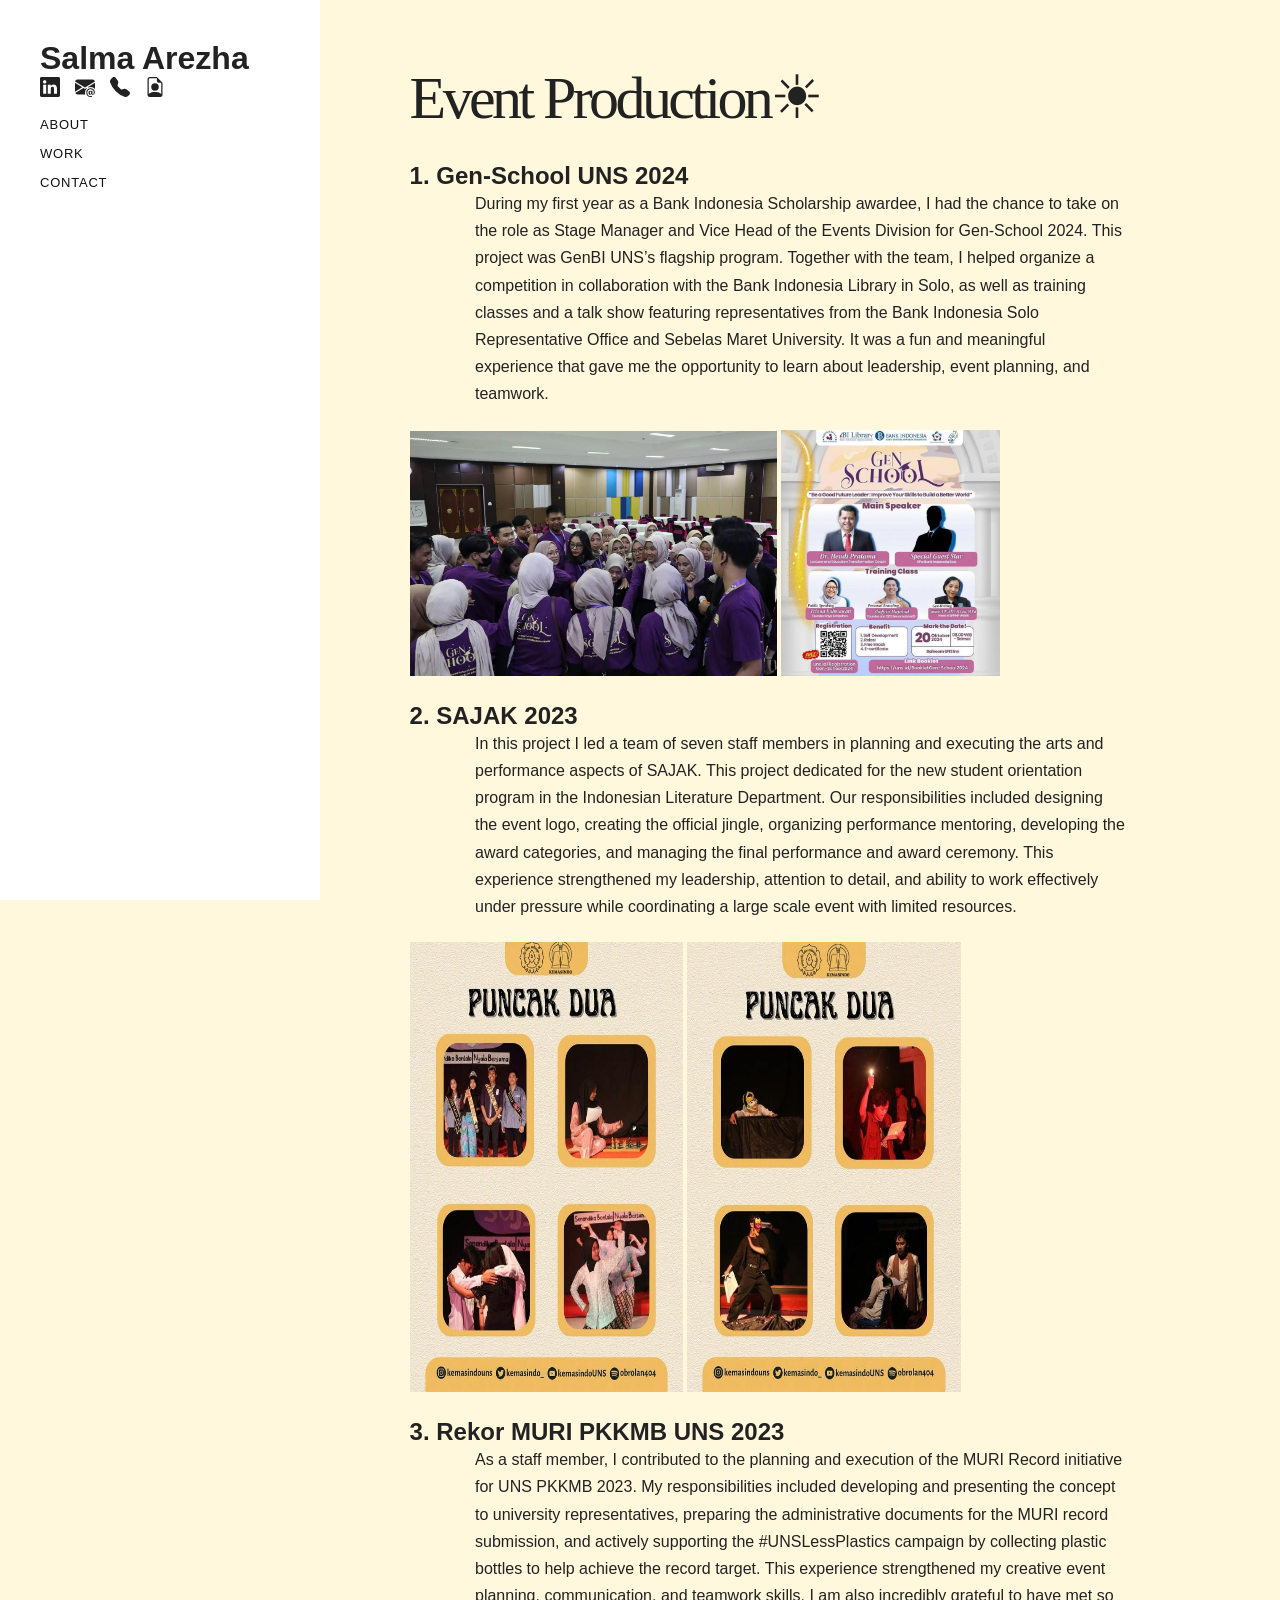
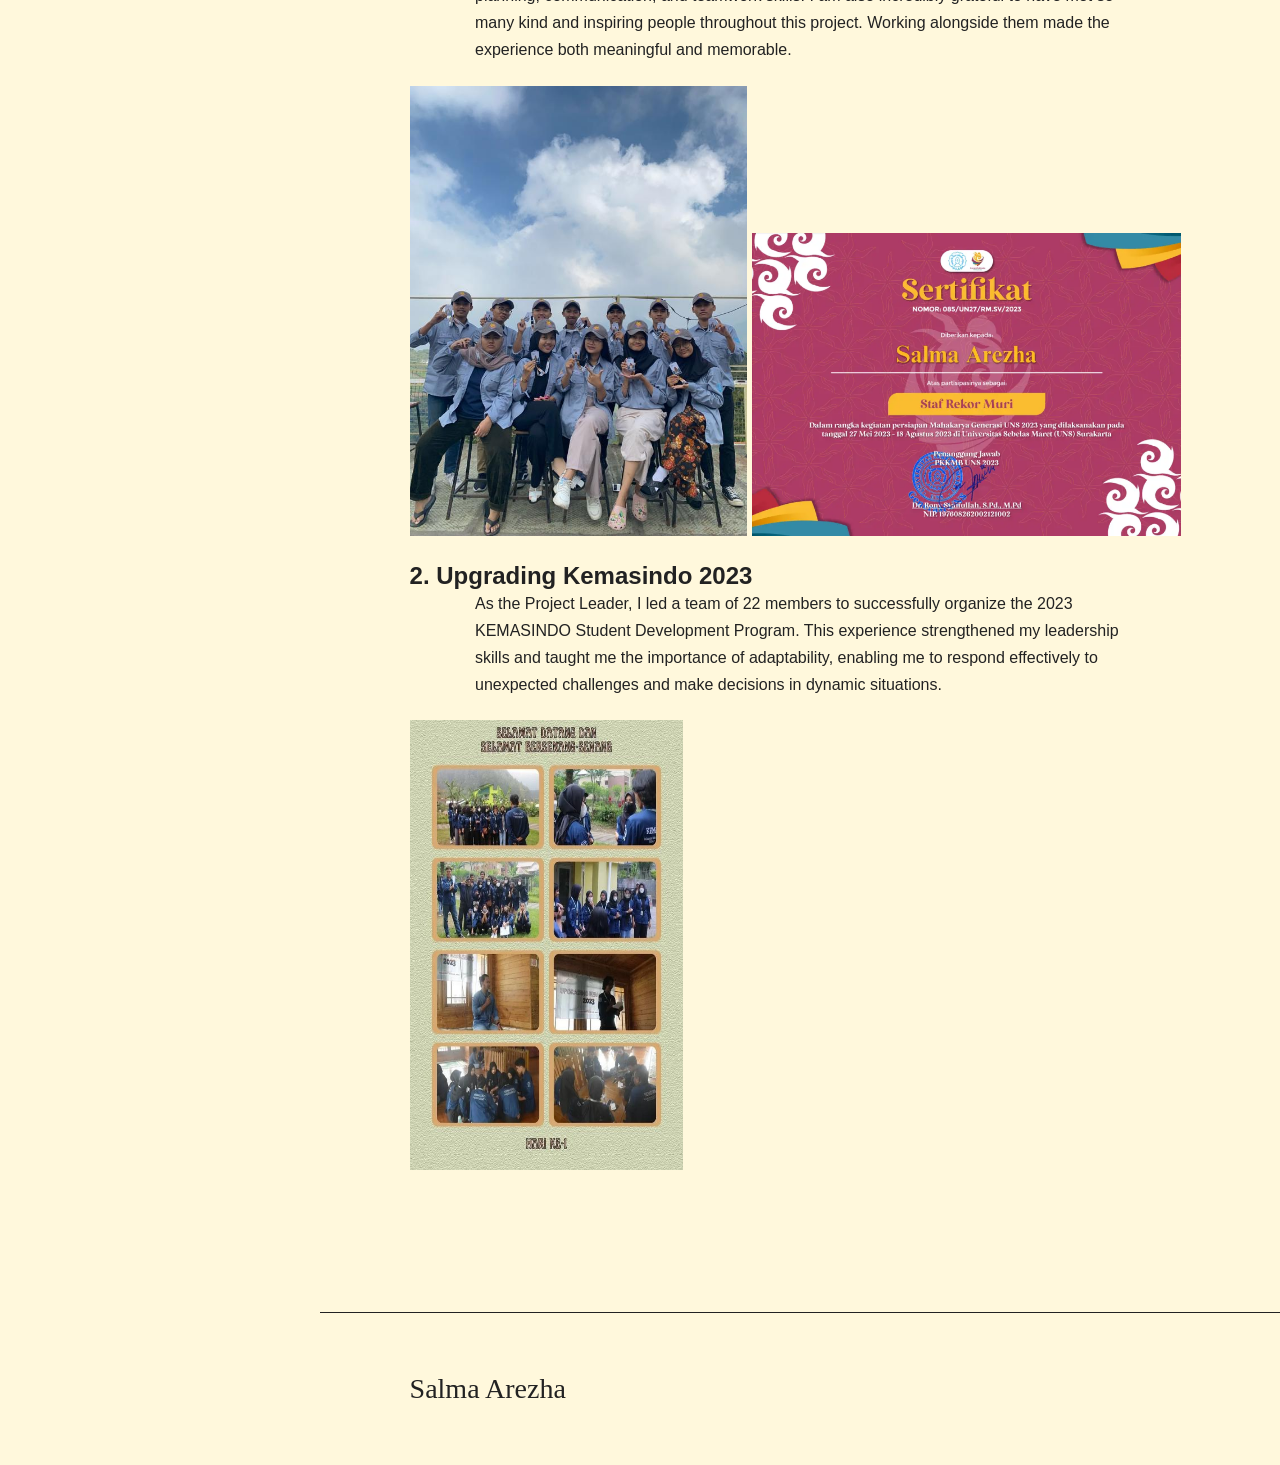
<file: event.html>
<html>
    <head>
        <title>Event Production by Salma Arezha</title>
        <link rel="stylesheet" href="style.css"/>
    </head>
    <body>
    <!-- NAVIGATION BAR -->
    <div class="navbar">
    <h1>Salma Arezha</h1>
    <p></p>

    <ul class="ul-navbar ul-icon">
    <svg xmlns="http://www.w3.org/2000/svg" width="16" height="16" fill="currentColor" class="bi bi-linkedin" viewBox="0 0 16 16">
        <a href="https://www.linkedin.com/in/salmaarezha/" target="_blank">
        <path d="M0 1.146C0 .513.526 0 1.175 0h13.65C15.474 0 16 .513 16 1.146v13.708c0 .633-.526 1.146-1.175 1.146H1.175C.526 16 0 15.487 0 14.854zm4.943 12.248V6.169H2.542v7.225zm-1.2-8.212c.837 0 1.358-.554 1.358-1.248-.015-.709-.52-1.248-1.342-1.248S2.4 3.226 2.4 3.934c0 .694.521 1.248 1.327 1.248zm4.908 8.212V9.359c0-.216.016-.432.08-.586.173-.431.568-.878 1.232-.878.869 0 1.216.662 1.216 1.634v3.865h2.401V9.25c0-2.22-1.184-3.252-2.764-3.252-1.274 0-1.845.7-2.165 1.193v.025h-.016l.016-.025V6.169h-2.4c.03.678 0 7.225 0 7.225z"/>
        </a>
    </svg>
    <svg xmlns="http://www.w3.org/2000/svg" width="16" height="16" fill="currentColor" class="bi bi-envelope-at-fill" viewBox="0 0 16 16">
        <a href="mailto:alamat-email-salmaarezha10@gmail.com">
        <path d="M2 2A2 2 0 0 0 .05 3.555L8 8.414l7.95-4.859A2 2 0 0 0 14 2zm-2 9.8V4.698l5.803 3.546zm6.761-2.97-6.57 4.026A2 2 0 0 0 2 14h6.256A4.5 4.5 0 0 1 8 12.5a4.49 4.49 0 0 1 1.606-3.446l-.367-.225L8 9.586zM16 9.671V4.697l-5.803 3.546.338.208A4.5 4.5 0 0 1 12.5 8c1.414 0 2.675.652 3.5 1.671"/>
        <path d="M15.834 12.244c0 1.168-.577 2.025-1.587 2.025-.503 0-1.002-.228-1.12-.648h-.043c-.118.416-.543.643-1.015.643-.77 0-1.259-.542-1.259-1.434v-.529c0-.844.481-1.4 1.26-1.4.585 0 .87.333.953.63h.03v-.568h.905v2.19c0 .272.18.42.411.42.315 0 .639-.415.639-1.39v-.118c0-1.277-.95-2.326-2.484-2.326h-.04c-1.582 0-2.64 1.067-2.64 2.724v.157c0 1.867 1.237 2.654 2.57 2.654h.045c.507 0 .935-.07 1.18-.18v.731c-.219.1-.643.175-1.237.175h-.044C10.438 16 9 14.82 9 12.646v-.214C9 10.36 10.421 9 12.485 9h.035c2.12 0 3.314 1.43 3.314 3.034zm-4.04.21v.227c0 .586.227.8.581.8.31 0 .564-.17.564-.743v-.367c0-.516-.275-.708-.572-.708-.346 0-.573.245-.573.791"/>
        </a>
    </svg>
    <svg xmlns="http://www.w3.org/2000/svg" width="16" height="16" fill="currentColor" class="bi bi-telephone-fill" viewBox="0 0 16 16">
        <a href="tel:+6285881402252">
        <path fill-rule="evenodd" d="M1.885.511a1.745 1.745 0 0 1 2.61.163L6.29 2.98c.329.423.445.974.315 1.494l-.547 2.19a.68.68 0 0 0 .178.643l2.457 2.457a.68.68 0 0 0 .644.178l2.189-.547a1.75 1.75 0 0 1 1.494.315l2.306 1.794c.829.645.905 1.87.163 2.611l-1.034 1.034c-.74.74-1.846 1.065-2.877.702a18.6 18.6 0 0 1-7.01-4.42 18.6 18.6 0 0 1-4.42-7.009c-.362-1.03-.037-2.137.703-2.877z"/>
        </a>
    </svg>
    <svg xmlns="http://www.w3.org/2000/svg" width="16" height="16" fill="currentColor" class="bi bi-file-earmark-person" viewBox="0 0 16 16">
        <a href="Salma Arezha_Journalist_CV.pdf" target="_blank">
        <path d="M11 8a3 3 0 1 1-6 0 3 3 0 0 1 6 0"/>
        <path d="M14 14V4.5L9.5 0H4a2 2 0 0 0-2 2v12a2 2 0 0 0 2 2h8a2 2 0 0 0 2-2M9.5 3A1.5 1.5 0 0 0 11 4.5h2v9.255S12 12 8 12s-5 1.755-5 1.755V2a1 1 0 0 1 1-1h5.5z"/>
        </a>
    </svg>
    </ul>

    <p></p>
   
    <ul class="ul-navbar">
        <li class="li-navbar"><a href="index.html" class="a-navbar">About</a></li>
        <li class="li-navbar"><a href="index (2).html" class="a-navbar">Work</a></li>
        <div class="dropdown">
            <a href="https://solotrust.com/search?q=salma+arezha">Journalism</a>
            <a href="creative-writing.html">Creative Writing</a>
            <a href="https://drive.google.com/drive/folders/1olg4MyqHOUeEMdzL0uPnR3b7rYN2nDJD">Content Creation</a>
            <a href="copyediting.html">Copyediting</a>
            <a href="indonesian.html">Indonesian language Tutoring</a>
            <a href="event.html">Event Production</a>
        </div>
        <li class="li-navbar"><a href="contact.html" class="a-navbar">Contact</a></li>
    </ul>
    </div>
    <!-- NAVIGATION BAR SELESAI-->

    <!-- CONTENT 1-->
    <div>
    <h1>Event Production☀</h1>
    <h2>1. Gen-School UNS 2024</h2>
    <p>
    During my first year as a Bank Indonesia Scholarship awardee, I had the chance to take on the role as Stage Manager and Vice Head of the Events Division for Gen-School 2024. This project was GenBI UNS’s flagship program. 
    Together with the team, I helped organize a competition in collaboration with the Bank Indonesia Library in Solo, 
    as well as training classes and a talk show featuring representatives from the Bank Indonesia Solo Representative Office 
    and Sebelas Maret University. It was a fun and meaningful experience that gave me the opportunity to learn about leadership, 
    event planning, and teamwork.
    </p>
    <img src="gen.jpe" width="47%" height="auto%">
    <img src="poster.jpe" width="28%" height="auto">
    <p></p>
    <h2>2. SAJAK 2023</h2>
    <p>
   In this project I led a team of seven staff members in planning and executing the arts and performance aspects of SAJAK. This project dedicated for the new student orientation program in the Indonesian Literature Department. Our responsibilities included designing the event logo, creating the official jingle, organizing performance mentoring, developing the award categories, and managing the final performance and award ceremony. This experience strengthened my leadership, attention to detail, and ability to work effectively under pressure while coordinating a large scale event with limited resources.
    </p>
    <img src="sajak.jpe" width="35%" height="50%">
    <img src="sajak2.jpe" width="35%" height="50%">
    <p></p>
    <h2>3. Rekor MURI PKKMB UNS 2023</h2>
    <p>As a staff member, I contributed to the planning and execution of the MURI Record initiative for UNS PKKMB 2023. 
   My responsibilities included developing and presenting the concept to university representatives, 
   preparing the administrative documents for the MURI record submission, and actively supporting the #UNSLessPlastics campaign 
   by collecting plastic bottles to help achieve the record target. 
   This experience strengthened my creative event planning, communication, and teamwork skills. 
   I am also incredibly grateful to have met so many kind and inspiring people throughout this project. 
   Working alongside them made the experience both meaningful and memorable.</p>
    <img src="muri.jpe" width="auto" height="50%">
    <img src="sertif.png" width="55%" height="auto%">
    <p></p>
    <h2>2. Upgrading Kemasindo 2023</h2>
    <p>
   As the Project Leader, I led a team of 22 members to successfully organize the 2023 KEMASINDO Student Development Program. This experience strengthened my leadership skills and taught me the importance of adaptability, enabling me to respond effectively to unexpected challenges and make decisions in dynamic situations.
    </p>
    <img src="up.jpe" width="35%" height="50%">
    <p></p>
    </div>
    <!-- CONTENT 1 END-->

    <!-- FOOTER -->
    <div>
    <h1>Salma Arezha</h1>
    </div>
    <!-- FOOTER END -->
    </body>
    </html>
</file>
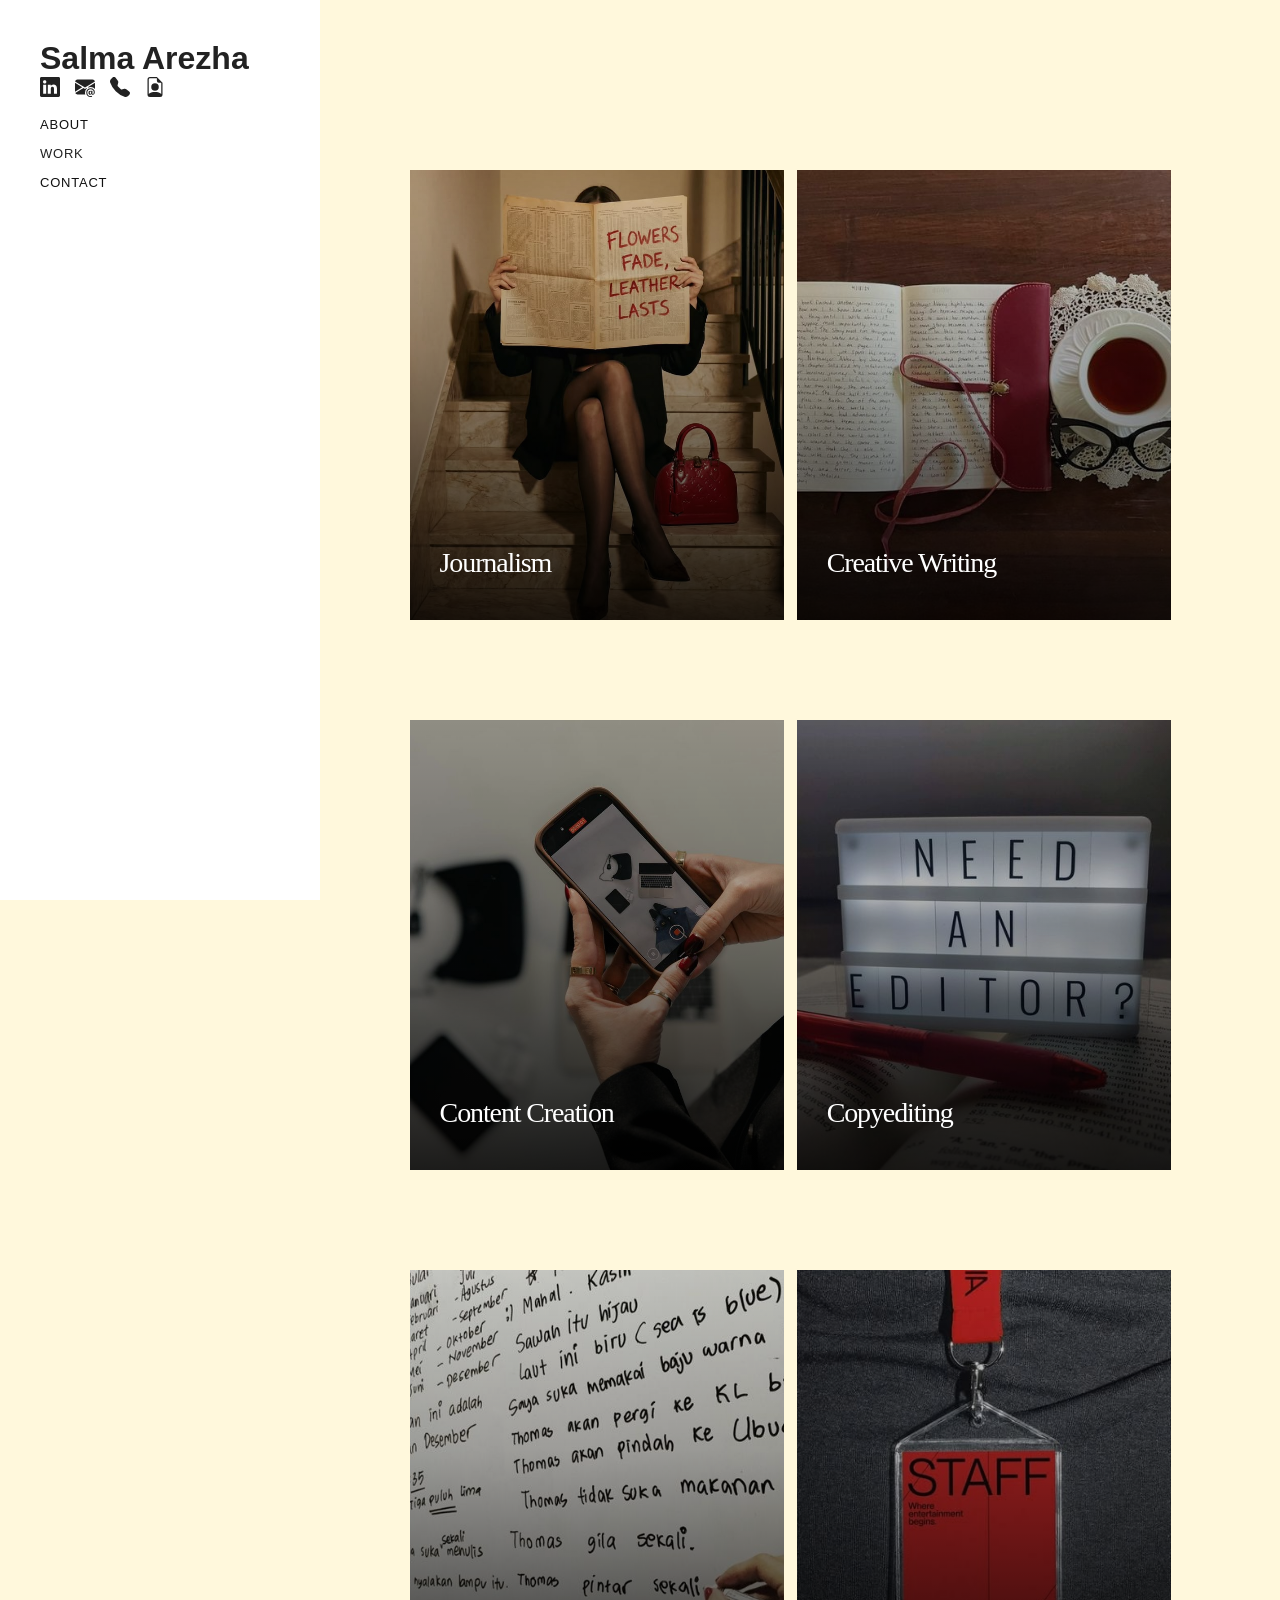
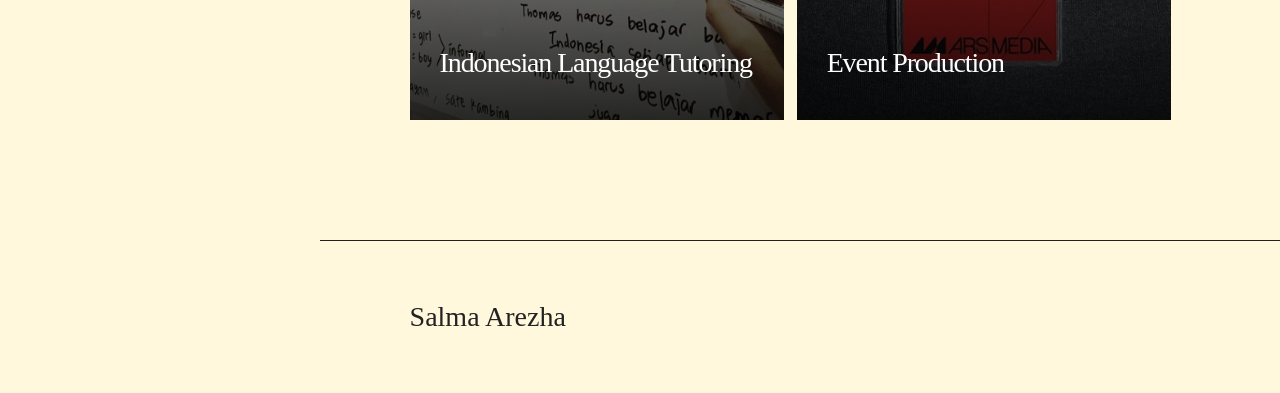
<file: index (2).html>
<html>
    <head>
        <title>Work by Salma Arezha</title>
        <link rel="stylesheet" href="style.css"/>
    </head>
    <body>
    <!-- NAVIGATION BAR -->
    <div class="navbar">
    <h1>Salma Arezha</h1>
    <p></p>

    <ul class="ul-navbar ul-icon">
    <svg xmlns="http://www.w3.org/2000/svg" width="16" height="16" fill="currentColor" class="bi bi-linkedin" viewBox="0 0 16 16">
        <a href="https://www.linkedin.com/in/salmaarezha/" target="_blank">
        <path d="M0 1.146C0 .513.526 0 1.175 0h13.65C15.474 0 16 .513 16 1.146v13.708c0 .633-.526 1.146-1.175 1.146H1.175C.526 16 0 15.487 0 14.854zm4.943 12.248V6.169H2.542v7.225zm-1.2-8.212c.837 0 1.358-.554 1.358-1.248-.015-.709-.52-1.248-1.342-1.248S2.4 3.226 2.4 3.934c0 .694.521 1.248 1.327 1.248zm4.908 8.212V9.359c0-.216.016-.432.08-.586.173-.431.568-.878 1.232-.878.869 0 1.216.662 1.216 1.634v3.865h2.401V9.25c0-2.22-1.184-3.252-2.764-3.252-1.274 0-1.845.7-2.165 1.193v.025h-.016l.016-.025V6.169h-2.4c.03.678 0 7.225 0 7.225z"/>
        </a>
    </svg>
    <svg xmlns="http://www.w3.org/2000/svg" width="16" height="16" fill="currentColor" class="bi bi-envelope-at-fill" viewBox="0 0 16 16">
        <a href="mailto:alamat-email-salmaarezha10@gmail.com">
        <path d="M2 2A2 2 0 0 0 .05 3.555L8 8.414l7.95-4.859A2 2 0 0 0 14 2zm-2 9.8V4.698l5.803 3.546zm6.761-2.97-6.57 4.026A2 2 0 0 0 2 14h6.256A4.5 4.5 0 0 1 8 12.5a4.49 4.49 0 0 1 1.606-3.446l-.367-.225L8 9.586zM16 9.671V4.697l-5.803 3.546.338.208A4.5 4.5 0 0 1 12.5 8c1.414 0 2.675.652 3.5 1.671"/>
        <path d="M15.834 12.244c0 1.168-.577 2.025-1.587 2.025-.503 0-1.002-.228-1.12-.648h-.043c-.118.416-.543.643-1.015.643-.77 0-1.259-.542-1.259-1.434v-.529c0-.844.481-1.4 1.26-1.4.585 0 .87.333.953.63h.03v-.568h.905v2.19c0 .272.18.42.411.42.315 0 .639-.415.639-1.39v-.118c0-1.277-.95-2.326-2.484-2.326h-.04c-1.582 0-2.64 1.067-2.64 2.724v.157c0 1.867 1.237 2.654 2.57 2.654h.045c.507 0 .935-.07 1.18-.18v.731c-.219.1-.643.175-1.237.175h-.044C10.438 16 9 14.82 9 12.646v-.214C9 10.36 10.421 9 12.485 9h.035c2.12 0 3.314 1.43 3.314 3.034zm-4.04.21v.227c0 .586.227.8.581.8.31 0 .564-.17.564-.743v-.367c0-.516-.275-.708-.572-.708-.346 0-.573.245-.573.791"/>
        </a>
    </svg>
    <svg xmlns="http://www.w3.org/2000/svg" width="16" height="16" fill="currentColor" class="bi bi-telephone-fill" viewBox="0 0 16 16">
        <a href="tel:+6285881402252">
        <path fill-rule="evenodd" d="M1.885.511a1.745 1.745 0 0 1 2.61.163L6.29 2.98c.329.423.445.974.315 1.494l-.547 2.19a.68.68 0 0 0 .178.643l2.457 2.457a.68.68 0 0 0 .644.178l2.189-.547a1.75 1.75 0 0 1 1.494.315l2.306 1.794c.829.645.905 1.87.163 2.611l-1.034 1.034c-.74.74-1.846 1.065-2.877.702a18.6 18.6 0 0 1-7.01-4.42 18.6 18.6 0 0 1-4.42-7.009c-.362-1.03-.037-2.137.703-2.877z"/>
        </a>
    </svg>
    <svg xmlns="http://www.w3.org/2000/svg" width="16" height="16" fill="currentColor" class="bi bi-file-earmark-person" viewBox="0 0 16 16">
        <a href="Salma Arezha_Journalist_CV.pdf" target="_blank">
        <path d="M11 8a3 3 0 1 1-6 0 3 3 0 0 1 6 0"/>
        <path d="M14 14V4.5L9.5 0H4a2 2 0 0 0-2 2v12a2 2 0 0 0 2 2h8a2 2 0 0 0 2-2M9.5 3A1.5 1.5 0 0 0 11 4.5h2v9.255S12 12 8 12s-5 1.755-5 1.755V2a1 1 0 0 1 1-1h5.5z"/>
        </a>
    </svg>
    </ul>

    <p></p>
   
    <ul class="ul-navbar">
        <li class="li-navbar"><a href="index.html" class="a-navbar">About</a></li>
        <li class="li-navbar">Work</li>
        <div class="dropdown">
            <a href="https://solotrust.com/search?q=salma+arezha">Journalism</a>
            <a href="creative-writing.html">Creative Writing</a>
            <a href="https://drive.google.com/drive/folders/1olg4MyqHOUeEMdzL0uPnR3b7rYN2nDJD">Content Creation</a>
            <a href="copyediting.html">Copyediting</a>
            <a href="indonesian.html">Indonesian language Tutoring</a>
            <a href="event.html">Event Production</a>
        </div>
        <li class="li-navbar"><a href="contact.html" class="a-navbar">Contact</a></li>
    </ul>
    </div>
    <!-- NAVIGATION BAR SELESAI-->

    <!-- CONTENT 1-->
    <div>
    <a href="https://solotrust.com/search?q=salma+arezha" class="work-card">
        <img src="flo.jpg" alt="Journalism" width="70%" height="30%">
        <div class="work-overlay">
            <h2>Journalism</h2>
        </div>
    </a>
    <a href="creative-writing.html" class="work-card">
        <img src="creative.jpg" alt="Creative Writing" width="30%" height="30%">
        <div class="work-overlay">
            <h2>Creative Writing</h2>
        </div>
    </a>
     <a href="https://drive.google.com/drive/folders/1olg4MyqHOUeEMdzL0uPnR3b7rYN2nDJD" class="work-card">
        <img src="hp.jpg" alt="Content Creation" width="30%" height="30%">
        <div class="work-overlay">
            <h2>Content Creation</h2>
        </div>
    </a>
     <a href="copyediting.html" class="work-card">
        <img src="editor.jpg" alt="Copyediting" width="30%" height="30%">
        <div class="work-overlay">
            <h2>Copyediting</h2>
        </div>
    </a>
    </a>
     <a href="indonesian.html" class="work-card">
        <img src="indonesian.jpg" alt="Indonesian Language Tutoring" width="30%" height="30%">
        <div class="work-overlay">
            <h2>Indonesian Language Tutoring</h2>
        </div>
    </a>
     <a href="event.html" class="work-card">
        <img src="event.jpg" alt="Event Production" width="30%" height="30%">
        <div class="work-overlay">
            <h2>Event Production</h2>
        </div>
    </a>
    </div>
    <!-- CONTENT 1 END-->

    <!-- FOOTER -->
    <div>
    <h1>Salma Arezha</h1>
    </div>
    <!-- FOOTER END -->
    </body>
    </html>
</file>
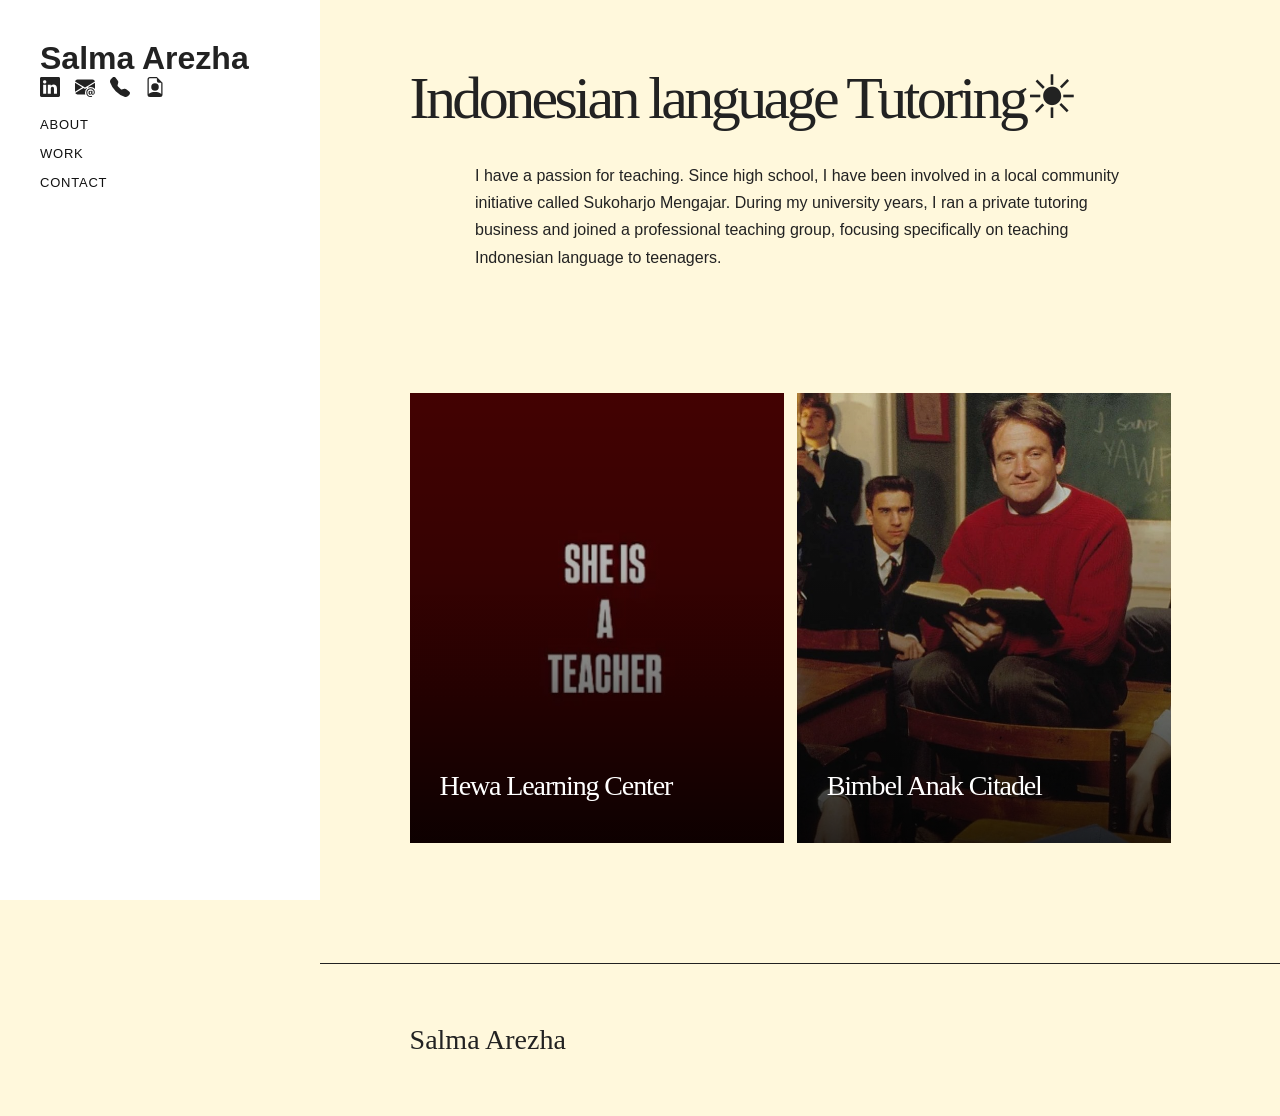
<file: indonesian.html>
<html>
    <head>
        <title>Indonesian Languange Tutoring</title>
        <link rel="stylesheet" href="style.css">
    </head>
    <body>
    <!-- NAVIGATION BAR -->
    <div class="navbar">
    <h1>Salma Arezha</h1>
    <p></p>

    <ul class="ul-navbar ul-icon">
    <svg xmlns="http://www.w3.org/2000/svg" width="16" height="16" fill="currentColor" class="bi bi-linkedin" viewBox="0 0 16 16">
        <a href="https://www.linkedin.com/in/salmaarezha/" target="_blank">
        <path d="M0 1.146C0 .513.526 0 1.175 0h13.65C15.474 0 16 .513 16 1.146v13.708c0 .633-.526 1.146-1.175 1.146H1.175C.526 16 0 15.487 0 14.854zm4.943 12.248V6.169H2.542v7.225zm-1.2-8.212c.837 0 1.358-.554 1.358-1.248-.015-.709-.52-1.248-1.342-1.248S2.4 3.226 2.4 3.934c0 .694.521 1.248 1.327 1.248zm4.908 8.212V9.359c0-.216.016-.432.08-.586.173-.431.568-.878 1.232-.878.869 0 1.216.662 1.216 1.634v3.865h2.401V9.25c0-2.22-1.184-3.252-2.764-3.252-1.274 0-1.845.7-2.165 1.193v.025h-.016l.016-.025V6.169h-2.4c.03.678 0 7.225 0 7.225z"/>
        </a>
    </svg>
    <svg xmlns="http://www.w3.org/2000/svg" width="16" height="16" fill="currentColor" class="bi bi-envelope-at-fill" viewBox="0 0 16 16">
        <a href="mailto:alamat-email-salmaarezha10@gmail.com">
        <path d="M2 2A2 2 0 0 0 .05 3.555L8 8.414l7.95-4.859A2 2 0 0 0 14 2zm-2 9.8V4.698l5.803 3.546zm6.761-2.97-6.57 4.026A2 2 0 0 0 2 14h6.256A4.5 4.5 0 0 1 8 12.5a4.49 4.49 0 0 1 1.606-3.446l-.367-.225L8 9.586zM16 9.671V4.697l-5.803 3.546.338.208A4.5 4.5 0 0 1 12.5 8c1.414 0 2.675.652 3.5 1.671"/>
        <path d="M15.834 12.244c0 1.168-.577 2.025-1.587 2.025-.503 0-1.002-.228-1.12-.648h-.043c-.118.416-.543.643-1.015.643-.77 0-1.259-.542-1.259-1.434v-.529c0-.844.481-1.4 1.26-1.4.585 0 .87.333.953.63h.03v-.568h.905v2.19c0 .272.18.42.411.42.315 0 .639-.415.639-1.39v-.118c0-1.277-.95-2.326-2.484-2.326h-.04c-1.582 0-2.64 1.067-2.64 2.724v.157c0 1.867 1.237 2.654 2.57 2.654h.045c.507 0 .935-.07 1.18-.18v.731c-.219.1-.643.175-1.237.175h-.044C10.438 16 9 14.82 9 12.646v-.214C9 10.36 10.421 9 12.485 9h.035c2.12 0 3.314 1.43 3.314 3.034zm-4.04.21v.227c0 .586.227.8.581.8.31 0 .564-.17.564-.743v-.367c0-.516-.275-.708-.572-.708-.346 0-.573.245-.573.791"/>
        </a>
    </svg>
    <svg xmlns="http://www.w3.org/2000/svg" width="16" height="16" fill="currentColor" class="bi bi-telephone-fill" viewBox="0 0 16 16">
        <a href="tel:+6285881402252">
        <path fill-rule="evenodd" d="M1.885.511a1.745 1.745 0 0 1 2.61.163L6.29 2.98c.329.423.445.974.315 1.494l-.547 2.19a.68.68 0 0 0 .178.643l2.457 2.457a.68.68 0 0 0 .644.178l2.189-.547a1.75 1.75 0 0 1 1.494.315l2.306 1.794c.829.645.905 1.87.163 2.611l-1.034 1.034c-.74.74-1.846 1.065-2.877.702a18.6 18.6 0 0 1-7.01-4.42 18.6 18.6 0 0 1-4.42-7.009c-.362-1.03-.037-2.137.703-2.877z"/>
        </a>
    </svg>
    <svg xmlns="http://www.w3.org/2000/svg" width="16" height="16" fill="currentColor" class="bi bi-file-earmark-person" viewBox="0 0 16 16">
        <a href="Salma Arezha_Journalist_CV.pdf" target="_blank">
        <path d="M11 8a3 3 0 1 1-6 0 3 3 0 0 1 6 0"/>
        <path d="M14 14V4.5L9.5 0H4a2 2 0 0 0-2 2v12a2 2 0 0 0 2 2h8a2 2 0 0 0 2-2M9.5 3A1.5 1.5 0 0 0 11 4.5h2v9.255S12 12 8 12s-5 1.755-5 1.755V2a1 1 0 0 1 1-1h5.5z"/>
        </a>
    </svg>
    </ul>

    <p></p>
   
    <ul class="ul-navbar">
        <li class="li-navbar"><a href="index.html" class="a-navbar">About</a></li>
        <li class="li-navbar"><a href="index (2).html" class="a-navbar">Work</a></li>
        <div class="dropdown">
            <a href="https://solotrust.com/search?q=salma+arezha">Journalism</a>
            <a href="creative-writing.html">Creative Writing</a>
            <a href="https://drive.google.com/drive/folders/1olg4MyqHOUeEMdzL0uPnR3b7rYN2nDJD">Content Creation</a>
            <a href="copyediting.html">Copyediting</a>
            <a href="indonesian.html">Indonesian language Tutoring</a>
            <a href="event.html">Event Production</a>
        </div>
        <li class="li-navbar"><a href="contact.html" class="a-navbar">Contact</a></li>
    </ul>
    </div>
    <!-- NAVIGATION BAR SELESAI-->

    <!-- CONTENT 1-->
    <div>
    <h1>Indonesian language Tutoring☀</h1>
    <p>
    I have a passion for teaching. 
    Since high school, I have been involved in a local community initiative called Sukoharjo Mengajar. 
    During my university years, I ran a private tutoring business and joined a professional teaching group, 
    focusing specifically on teaching Indonesian language to teenagers.
    </p>
    <a href="https://www.linkedin.com/in/salmaarezha/details/experience/" class="work-card">
        <img src="ngajar.jpg" alt="Work" width="70%" height="30%">
        <div class="work-overlay">
            <h2>Hewa Learning Center</h2>
        </div>
    </a>
    <a href="https://www.instagram.com/anakcitadel.id/" class="work-card">
        <img src="kitting.jpg" alt="Work" width="30%" height="30%">
        <div class="work-overlay">
            <h2>Bimbel Anak Citadel</h2>
        </div>
    </a>
    </div>
    <!-- CONTENT 1 END-->

    <!-- FOOTER -->
    <div>
    <h1>Salma Arezha</h1>
    </div>
    <!-- FOOTER END -->
    </body>
    </html>
</file>
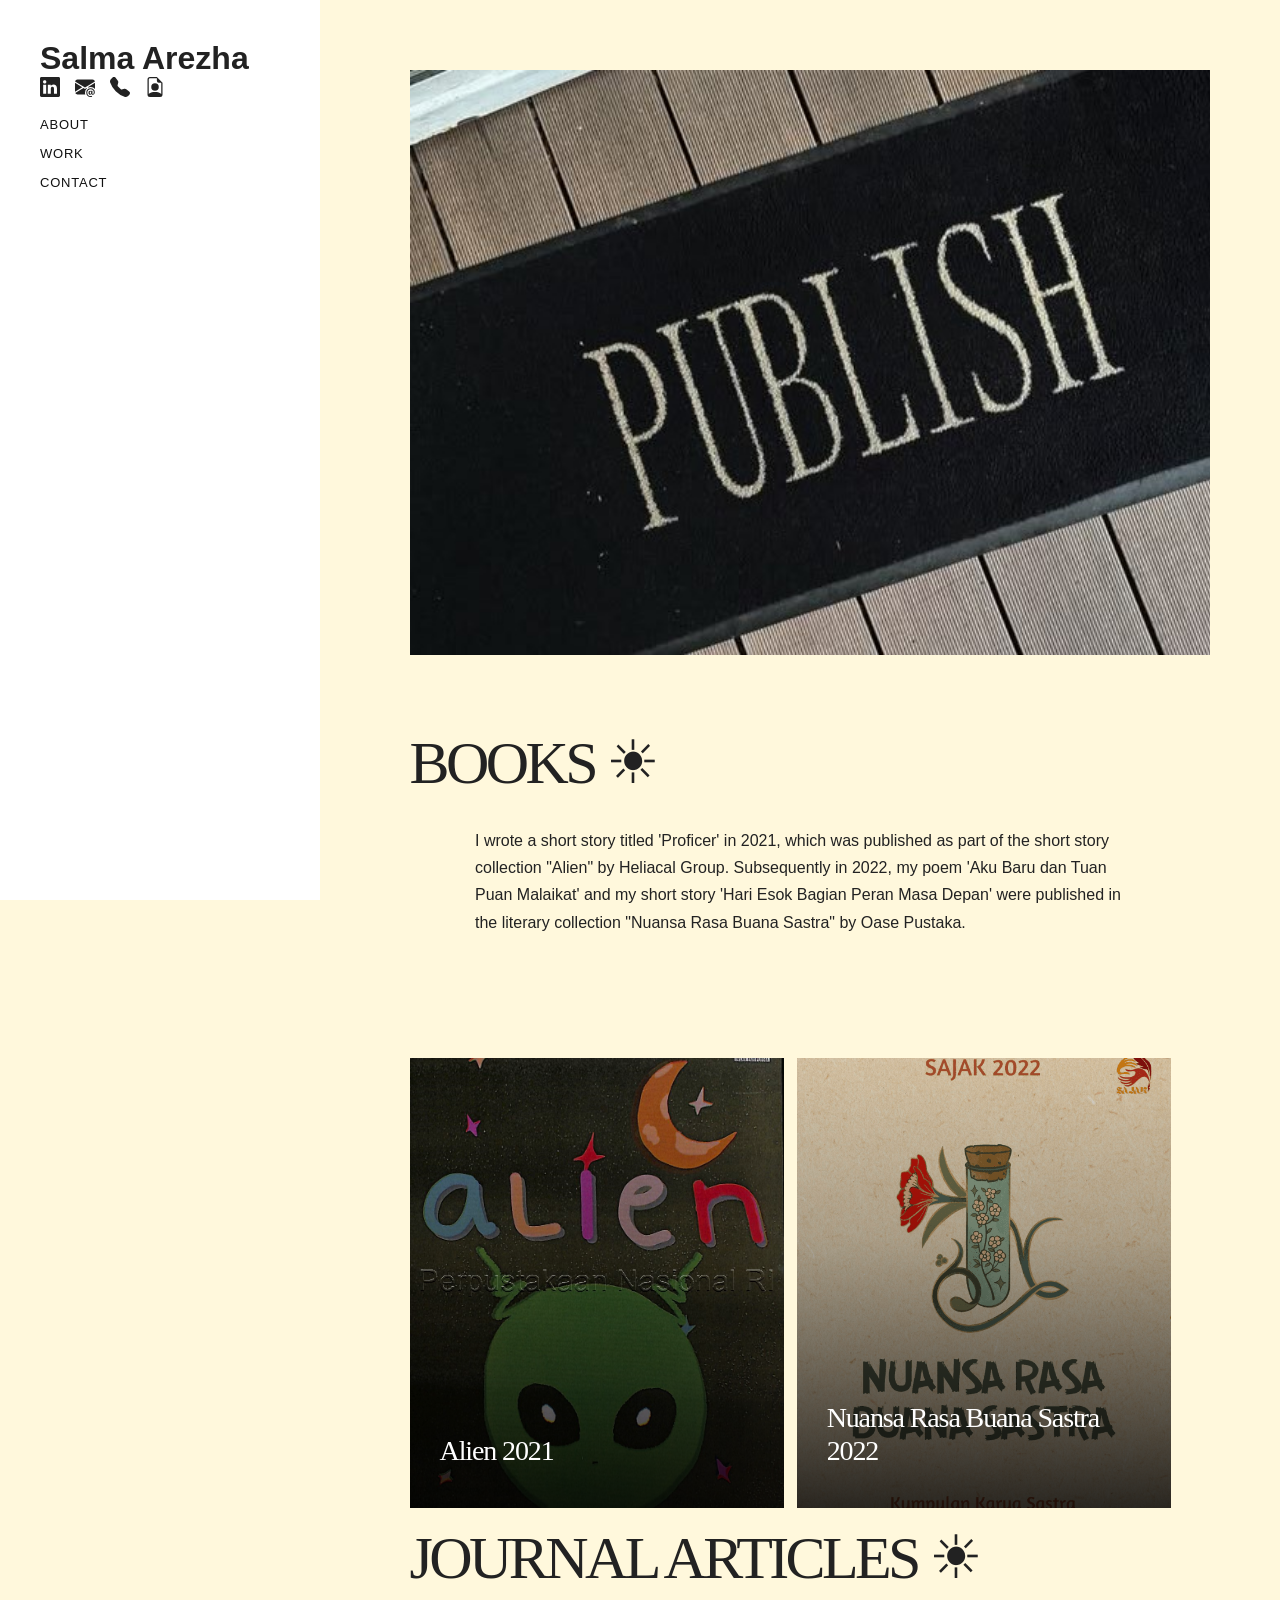
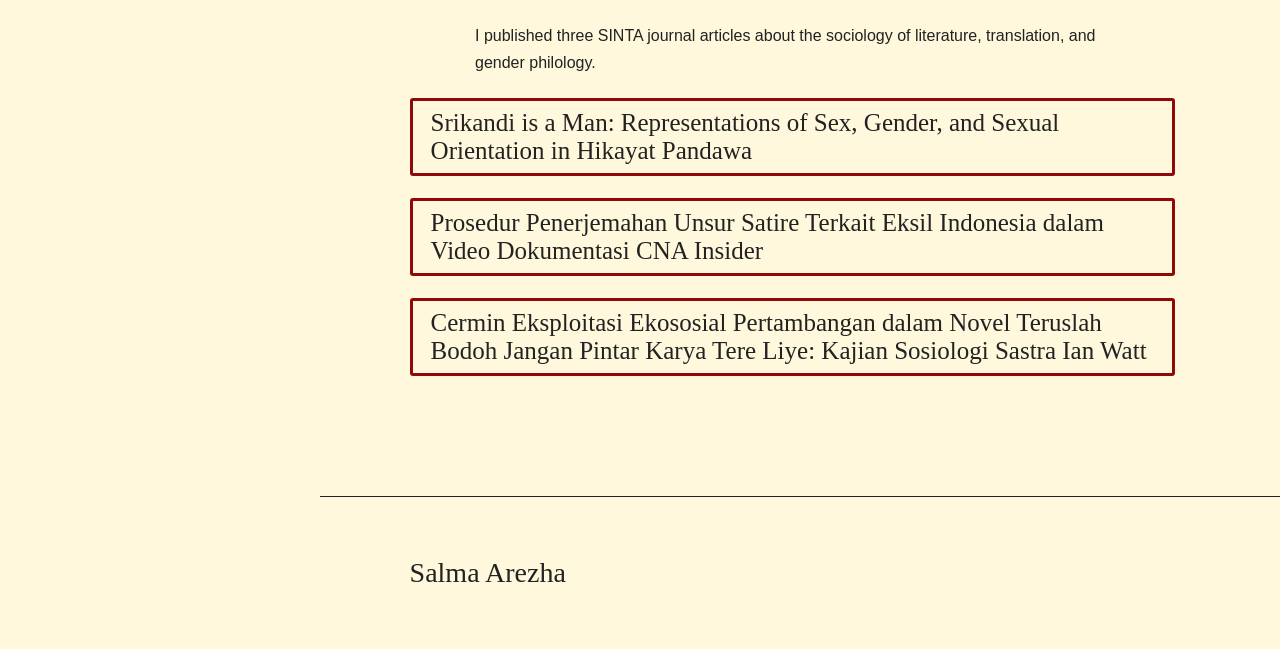
<file: publication.html>
<html>
    <head>
        <title>Creative Writing</title>
        <link rel="stylesheet" href="style.css">
    </head>
    <body>
    <!-- NAVIGATION BAR -->
    <div class="navbar">
    <h1>Salma Arezha</h1>
    <p></p>

    <ul class="ul-navbar ul-icon">
    <svg xmlns="http://www.w3.org/2000/svg" width="16" height="16" fill="currentColor" class="bi bi-linkedin" viewBox="0 0 16 16">
        <a href="https://www.linkedin.com/in/salmaarezha/" target="_blank">
        <path d="M0 1.146C0 .513.526 0 1.175 0h13.65C15.474 0 16 .513 16 1.146v13.708c0 .633-.526 1.146-1.175 1.146H1.175C.526 16 0 15.487 0 14.854zm4.943 12.248V6.169H2.542v7.225zm-1.2-8.212c.837 0 1.358-.554 1.358-1.248-.015-.709-.52-1.248-1.342-1.248S2.4 3.226 2.4 3.934c0 .694.521 1.248 1.327 1.248zm4.908 8.212V9.359c0-.216.016-.432.08-.586.173-.431.568-.878 1.232-.878.869 0 1.216.662 1.216 1.634v3.865h2.401V9.25c0-2.22-1.184-3.252-2.764-3.252-1.274 0-1.845.7-2.165 1.193v.025h-.016l.016-.025V6.169h-2.4c.03.678 0 7.225 0 7.225z"/>
        </a>
    </svg>
    <svg xmlns="http://www.w3.org/2000/svg" width="16" height="16" fill="currentColor" class="bi bi-envelope-at-fill" viewBox="0 0 16 16">
        <a href="mailto:alamat-email-salmaarezha10@gmail.com">
        <path d="M2 2A2 2 0 0 0 .05 3.555L8 8.414l7.95-4.859A2 2 0 0 0 14 2zm-2 9.8V4.698l5.803 3.546zm6.761-2.97-6.57 4.026A2 2 0 0 0 2 14h6.256A4.5 4.5 0 0 1 8 12.5a4.49 4.49 0 0 1 1.606-3.446l-.367-.225L8 9.586zM16 9.671V4.697l-5.803 3.546.338.208A4.5 4.5 0 0 1 12.5 8c1.414 0 2.675.652 3.5 1.671"/>
        <path d="M15.834 12.244c0 1.168-.577 2.025-1.587 2.025-.503 0-1.002-.228-1.12-.648h-.043c-.118.416-.543.643-1.015.643-.77 0-1.259-.542-1.259-1.434v-.529c0-.844.481-1.4 1.26-1.4.585 0 .87.333.953.63h.03v-.568h.905v2.19c0 .272.18.42.411.42.315 0 .639-.415.639-1.39v-.118c0-1.277-.95-2.326-2.484-2.326h-.04c-1.582 0-2.64 1.067-2.64 2.724v.157c0 1.867 1.237 2.654 2.57 2.654h.045c.507 0 .935-.07 1.18-.18v.731c-.219.1-.643.175-1.237.175h-.044C10.438 16 9 14.82 9 12.646v-.214C9 10.36 10.421 9 12.485 9h.035c2.12 0 3.314 1.43 3.314 3.034zm-4.04.21v.227c0 .586.227.8.581.8.31 0 .564-.17.564-.743v-.367c0-.516-.275-.708-.572-.708-.346 0-.573.245-.573.791"/>
        </a>
    </svg>
    <svg xmlns="http://www.w3.org/2000/svg" width="16" height="16" fill="currentColor" class="bi bi-telephone-fill" viewBox="0 0 16 16">
        <a href="tel:+6285881402252">
        <path fill-rule="evenodd" d="M1.885.511a1.745 1.745 0 0 1 2.61.163L6.29 2.98c.329.423.445.974.315 1.494l-.547 2.19a.68.68 0 0 0 .178.643l2.457 2.457a.68.68 0 0 0 .644.178l2.189-.547a1.75 1.75 0 0 1 1.494.315l2.306 1.794c.829.645.905 1.87.163 2.611l-1.034 1.034c-.74.74-1.846 1.065-2.877.702a18.6 18.6 0 0 1-7.01-4.42 18.6 18.6 0 0 1-4.42-7.009c-.362-1.03-.037-2.137.703-2.877z"/>
        </a>
    </svg>
    <svg xmlns="http://www.w3.org/2000/svg" width="16" height="16" fill="currentColor" class="bi bi-file-earmark-person" viewBox="0 0 16 16">
        <a href="Salma Arezha_Journalist_CV.pdf" target="_blank">
        <path d="M11 8a3 3 0 1 1-6 0 3 3 0 0 1 6 0"/>
        <path d="M14 14V4.5L9.5 0H4a2 2 0 0 0-2 2v12a2 2 0 0 0 2 2h8a2 2 0 0 0 2-2M9.5 3A1.5 1.5 0 0 0 11 4.5h2v9.255S12 12 8 12s-5 1.755-5 1.755V2a1 1 0 0 1 1-1h5.5z"/>
        </a>
    </svg>
    </ul>

    <p></p>
   
    <ul class="ul-navbar">
        <li class="li-navbar"><a href="index.html" class="a-navbar">About</a></li>
        <li class="li-navbar"><a href="index (2).html" class="a-navbar">Work</a></li>
        <div class="dropdown">
            <a href="https://solotrust.com/search?q=salma+arezha">Journalism</a>
            <a href="creative-writing.html">Creative Writing</a>
            <a href="https://drive.google.com/drive/folders/1olg4MyqHOUeEMdzL0uPnR3b7rYN2nDJD">Content Creation</a>
            <a href="copyediting.html">Copyediting</a>
            <a href="indonesian.html">Indonesian language Tutoring</a>
            <a href="event.html">Event Production</a>
        </div>
        <li class="li-navbar"><a href="contact.html" class="a-navbar">Contact</a></li>
    </ul>
    </div>
    <!-- NAVIGATION BAR SELESAI-->

<!-- CONTENT 1-->
<div class="pub">
<img src="publish.jpg" />
    <h1>BOOKS ☀</h1>
    <p>
    I wrote a short story titled 'Proficer' in 2021, 
    which was published as part of the short story collection "Alien" 
    by Heliacal Group. Subsequently in 2022, 
    my poem 'Aku Baru dan Tuan Puan Malaikat' and my short story 'Hari Esok Bagian Peran Masa Depan' 
    were published in the literary collection "Nuansa Rasa Buana Sastra" by Oase Pustaka.
</p>
    <a href="https://opac.perpusnas.go.id/DetailOpac.aspx?id=1420610&pType=Author&pLembarkerja=-1&pLokasi=-1&pPilihan=default&pDataItem=Heliacal%20Group%20(penulis)" class="work-card">
        <img src="alien.jpg" alt="Alien" width="70%" height="30%">
        <div class="work-overlay">
            <h2>Alien 2021</h2>
        </div>
    </a>
    <a href="https://oasegroup.co.id/nuansa-rasa-buana-sastra-detail-576538.html" class="work-card">
        <img src="nuansa rasa buana sastra.jpg" alt="Alien" width="70%" height="30%">
        <div class="work-overlay">
            <h2>Nuansa Rasa Buana Sastra 2022</h2>
        </div>
    </a>
    <P></P>
    <h1>JOURNAL ARTICLES ☀</h1>
    <p>
    I published three SINTA journal articles 
    about the sociology of literature, translation, and gender philology.
    </p>
    <a href="https://ejournal.uinsaid.ac.id/buana-gender/article/view/13998" target="_blank" class="nav-frame">Srikandi is a Man: Representations of Sex, Gender, and Sexual Orientation in Hikayat Pandawa</a>
    <p></p>
    <a href="https://jurnal.uns.ac.id/pjl/article/view/103920/52110" target="_blank" class="nav-frame">Prosedur Penerjemahan Unsur Satire Terkait Eksil Indonesia dalam Video Dokumentasi CNA Insider</a>
    <p></p>
    <a href="https://ojs.badanbahasa.kemendikdasmen.go.id/jurnal/index.php/jentera/article/view/7758" target="_blank" class="nav-frame">Cermin Eksploitasi Ekososial Pertambangan dalam Novel Teruslah Bodoh Jangan Pintar Karya Tere Liye: Kajian Sosiologi Sastra Ian Watt</a>
</div>
 <!-- CONTENT 1 END-->

    <!-- FOOTER -->
    <div>
    <h1>Salma Arezha</h1>
    </div>
    <!-- FOOTER END -->
    </body>
    </html>
</file>
<file: style.css>
* {
    margin: 0;
    padding: 0;
    box-sizing: border-box;
}

html {
    scroll-behavior: smooth;
}

body {
    background: #FFF8DC;
    color: #222;
    font-family: Arial, Helvetica, sans-serif;
}

.nav-menu {
    list-style-type: none;
    padding: 0;
    margin: 0;
}

/* Mengatur tampilan link di dalam li */
.nav-menu li a {
    text-decoration: none;
    color: #111;
}

.navbar {
    position: fixed;
    top: 0;
    left: 0;
    width: 25%;
    height: 100vh;
    padding: 40px;
    display: flex;
    flex-direction: column;
    align-items: flex-start;
    background: #FFF;
    z-index: 999;
}

.h1 {
    order: 1;
    font-family: Georgia, "Times New Roman", serif;
    font-size: 30px;
    font-weight: normal;
    color: #FFF;
    line-height: 1;
    margin: 20px 0 45px;
    letter-spacing: -0.04em;
}

.h2 {
    order: 1;
    font-family: Georgia, "Times New Roman", serif;
    font-size: 30px;
    font-weight: normal;
    color: #FFF;
    line-height: 1;
    margin: 20px 0 45px;
    letter-spacing: -0.04em;
}

.ul-navbar.ul-icon {
    flex-direction: row !important;
    gap: 15px;                    
    align-items: center;            
    margin-bottom: 20px;           
}

.ul-navbar.ul-icon svg {
    width: 20px;
    height: 20px;
    display: block;
    transition: opacity 0.3s ease;
}

.ul-navbar.ul-icon svg:hover {
    opacity: 0.45;
}

.ul-navbar.ul-icon svg a {
    color: #222; 
    display: block;
}

.navbar > img:nth-child(1) {
    width: 42px;
    height: 42px;
    cursor: pointer;
    transition: opacity 0.3s ease;
}

.navbar > img:nth-child(2),
.navbar > img:nth-child(3) {
    width: 28px;
    height: 28px;
}

.navbar > img:nth-child(4) {
    width: 30px;
    height: 30px;
}

/* =========================
   NAVIGATION
========================= */

.ul-navbar {
    list-style: none;
    display: flex;
    flex-direction: column;
    gap: 14px;
    padding: 0;
    margin: 0;
}

.li-navbar {
    font-size: 13px;

    text-transform: uppercase;

    letter-spacing: 0.06em;

    cursor: pointer;

    transition: opacity 0.3s ease;
}

.li-navbar:hover {
    opacity: 0.45;
}

/* =========================
   DROPDOWN WORK
========================= */

.dropdown {
    display: none;

    flex-direction: column;

    gap: 8px;

    margin: 5px 0 5px 15px;
}

/* tampil ketika area dropdown di-hover */

.ul-navbar:hover .dropdown {
    display: flex;
}

.dropdown a {
    color: #222;

    text-decoration: none;

    font-size: 11px;

    letter-spacing: 0.04em;
}

.dropdown a:hover {
    opacity: 0.45;
}

/* =========================
   MAIN CONTENT
========================= */

/*
   Navbar = 25%
   Content = 75%
*/

body > div:nth-of-type(2) {
    margin-left: 25%;

    width: 75%;

    padding: 70px 7vw 120px;
}

/* =========================
   FOTO UTAMA
========================= */

body > div:nth-of-type(2) > img:first-child {
    display: block;

    width: 300%;
    max-width: 800px;
    height: 65%;
    margin: 0 auto 80px;
    object-fit: cover;
}

/* =========================
   INTRO
========================= */

body > div:nth-of-type(2) h1 {
    max-width: 900px;
    margin: 0 auto 35px;
    font-family: Georgia, "Times New Roman", serif;
    font-size: clamp(35px, 6vw, 60px);
    font-weight: normal;
    line-height: 0.95;
    letter-spacing: -0.06em;
}

body > div:nth-of-type(2) p {
    max-width: 650px;
    margin: 0 auto 22px;
    font-size: 16px;
    line-height: 1.7;
}

/* =========================
   CV + LINKEDIN
========================= */

body > div:nth-of-type(2) > svg:not(:first-child) {
    width: 50px;
    height: 50px;
    margin-right: 30px;
}

/* =========================
   WORK CARDS
========================= */

.work-card {
    position: relative;

    display: inline-block;

    width: 48%;
    height: 430px;

    margin-top: 100px;
    margin-right: 1%;

    overflow: hidden;

    color: #fff;

    text-decoration: none;

    vertical-align: top;
}

.work-card > img {
    width: 100%;
    height: 100%;

    display: block;

    object-fit: cover;

    transition: transform 0.6s ease;
}

/* OVERLAY */

.work-overlay {
    position: absolute;

    left: 30px;
    bottom: 30px;

    z-index: 2;
}

.work-overlay h2 {
    font-family: Georgia, "Times New Roman", serif;

    font-size: 42px;

    font-weight: normal;

    letter-spacing: -0.04em;
}

/* GRADIENT */

.work-card::after {
    content: "";

    position: absolute;

    inset: 0;

    background: linear-gradient(
        to top,
        rgba(0, 0, 0, 0.65),
        transparent 65%
    );
}

/* HOVER */

.work-card:hover img {
    transform: scale(1.04);
}

.work-card:hover h2 {
    text-decoration: underline;

    text-underline-offset: 6px;
}

/* =========================
   FOOTER
========================= */

body > div:last-child {
    margin-left: 25%;
    width: 75%;
    padding: 60px 7vw;
    border-top: 1px solid #222;
}

body > div:last-child h1 {
    font-family: Georgia, "Times New Roman", serif;
    font-size: 28px;
    font-weight: normal;
}

/* =========================
   MOBILE
========================= */

@media (max-width: 768px) {

    .navbar {
        position: relative;

        width: 100%;
        height: auto;

        padding: 25px;

        flex-direction: row;

        justify-content: space-between;
    }

    .navbar h1 {
        margin: 0;
        font-size: 22px;
    }

    .ul-navbar {
        flex-direction: row;
        gap: 15px;
    }

    .navbar > img {
        display: none;
    }

    body > div:nth-of-type(2) {
        margin-left: 0;
        width: 100%;

        padding: 50px 7vw;
    }

    body > div:nth-of-type(2) > img:first-child {
        width: 100%;
    }

    body > div:nth-of-type(2) h1 {
        font-size: 48px;
    }

    .work-card {
        width: 100%;
        height: 380px;

        margin-right: 0;
        margin-top: 50px;
    }

    body > div:last-child {
        margin-left: 0;
        width: 100%;
    }
}

.work-grid {
    display: flex;
    flex-wrap: wrap;     /* Membuat kartu otomatis turun ke bawah jika ruang habis */
    gap: 30px;           /* Jarak antar kartu */
    margin-top: 50px;
}

/* =========================================
   DESAIN KARTU VISUAL (WORK CARD)
============================================ */
.work-card {
    position: relative;
    flex: 1 1 calc(50% - 15px); /* Membagi 2 kolom sama besar di desktop */
    min-width: 300px;           /* Batas minimal lebar kartu agar tidak kekecilan */
    height: 450px;              /* Tinggi kotak visual kartu */
    overflow: hidden;
    color: #fff;                /* Warna teks di dalam kartu menjadi putih */
    text-decoration: none;
    background-color: #111;     /* Warna dasar jika gambar lambat dimuat */
}

/* Mengatur gambar agar memenuhi area kartu */
.work-card > img {
    width: 100%;
    height: 100%;
    display: block;
    object-fit: cover;          /* Gambar otomatis terpotong rapi menyesuaikan kotak */
    transition: transform 0.6s ease, opacity 0.6s ease;
    opacity: 0.85;              /* Membuat gambar sedikit agak gelap agar teks terbaca */
}

/* LAPISAN GELAP (OVERLAY GRADIENT) AGAR TEKS MUDAH DIBACA */
.work-card::after {
    content: "";
    position: absolute;
    inset: 0;
    background: linear-gradient(
        to top,
        rgba(0, 0, 0, 0.8) 0%,
        rgba(0, 0, 0, 0.2) 60%,
        transparent 100%
    );
    z-index: 1;
}

/* POSISI TEKS DI ATAS GAMBAR */
.work-overlay {
    position: absolute;
    left: 30px;
    right: 30px;
    bottom: 30px;
    z-index: 2;                 /* Memaksa teks berada di lapisan paling depan */
}

.work-date {
    font-size: 12px;
    text-transform: uppercase;
    letter-spacing: 0.05em;
    opacity: 0.8;
    display: block;
    margin-bottom: 8px;
}

.work-overlay h2 {
    font-family: Georgia, "Times New Roman", serif;
    font-size: 28px;
    font-weight: normal;
    line-height: 1.2;
    margin-bottom: 10px;
}

.work-overlay p {
    font-size: 14px;
    line-height: 1.5;
    opacity: 0.8;
    margin: 0 !important;       /* Menghapus margin bawaan paragraf Anda */
}

/* =========================================
   EFEK VISUAL SAAT DI-HOVER (DISENTUH MOUSE)
============================================ */
.work-card:hover img {
    transform: scale(1.05);     /* Efek gambar sedikit membesar (zoom-in) */
    opacity: 0.7;               /* Gambar menjadi sedikit lebih gelap saat disentuh */
}

.work-card:hover h2 {
    text-decoration: underline; /* Garis bawah pada judul saat di-hover */
    text-underline-offset: 4px;
}

/* =========================
   CONTACT
========================= */

.contact {
    padding: 100px 8%;
    background: #fff;
}

.contact-container {
    max-width: 1100px;
    margin: 0 auto;
}

.contact-header {
    margin-bottom: 60px;
}

.contact-header h1 {
    font-size: 48px;
    font-weight: 500;
    margin: 0;
}

.contact-content {
    display: grid;
    grid-template-columns: 1fr 1fr;
    gap: 70px;
    align-items: start;
}

/* IMAGE */

.contact-image img {
    width: 100%;
    display: block;
    object-fit: cover;
}

/* TEXT */

.contact-info p {
    font-size: 17px;
    line-height: 1.7;
    margin: 0 0 35px;
}

/* FORM */

.form-group {
    margin-bottom: 25px;
}

.form-group label {
    display: block;
    margin-bottom: 8px;
    font-size: 15px;
}

.form-group input,
.form-group textarea {
    width: 100%;
    padding: 12px 0;
    border: none;
    border-bottom: 1px solid #222;
    outline: none;
    background: transparent;
    font-family: inherit;
    font-size: 16px;
}

.form-group textarea {
    resize: vertical;
    min-height: 120px;
}

.form-group input:focus,
.form-group textarea:focus {
    border-bottom: 2px solid #222;
}

/* BUTTON */

.contact button {
    padding: 12px 28px;
    border: 1px solid #222;
    background: #222;
    color: white;
    font-family: inherit;
    font-size: 15px;
    cursor: pointer;
    transition: 0.2s ease;
}

.contact button:hover {
    background: transparent;
    color: #222;
}

/* =========================
   MOBILE
========================= */

@media (max-width: 768px) {

    .contact {
        padding: 70px 6%;
    }

    .contact-header h1 {
        font-size: 36px;
    }

    .contact-content {
        grid-template-columns: 1fr;
        gap: 45px;
    }

}

.a-navbar {
    color: #111;
    text-decoration: none;
}

.a-navbar:visited {
    color: #111;
}

.a-navbar:hover {
    color: #111;
    text-decoration: none;
}

.hero {
    position: relative;
    width: 100%;
    height: 600px;
}

.hero img {
    width: 100%;
    height: 100%;
    object-fit: cover;
    display: block;
}

.hero-text {
    position: absolute;
    top: 50%;
    left: 50%;
    transform: translate(-50%, -50%);
    text-align: center;
    color: white;
}

.hero-text h2 {
    font-size: 50px;
    margin-bottom: 175px;
    color:#FFF;
}

.nav-frame {
    display: inline-block;
    padding: 8px 18px;
    margin-right: 15px;
    border: 3px solid #8f0909;
    border-radius: 3px;
    color: #222;
    text-decoration: none;
    font-family: "Cormorant Garamond", serif;
    font-size: 25px;
}

.nav-frame:hover {
    background-color: #222;
    color: white;
}
</file>
